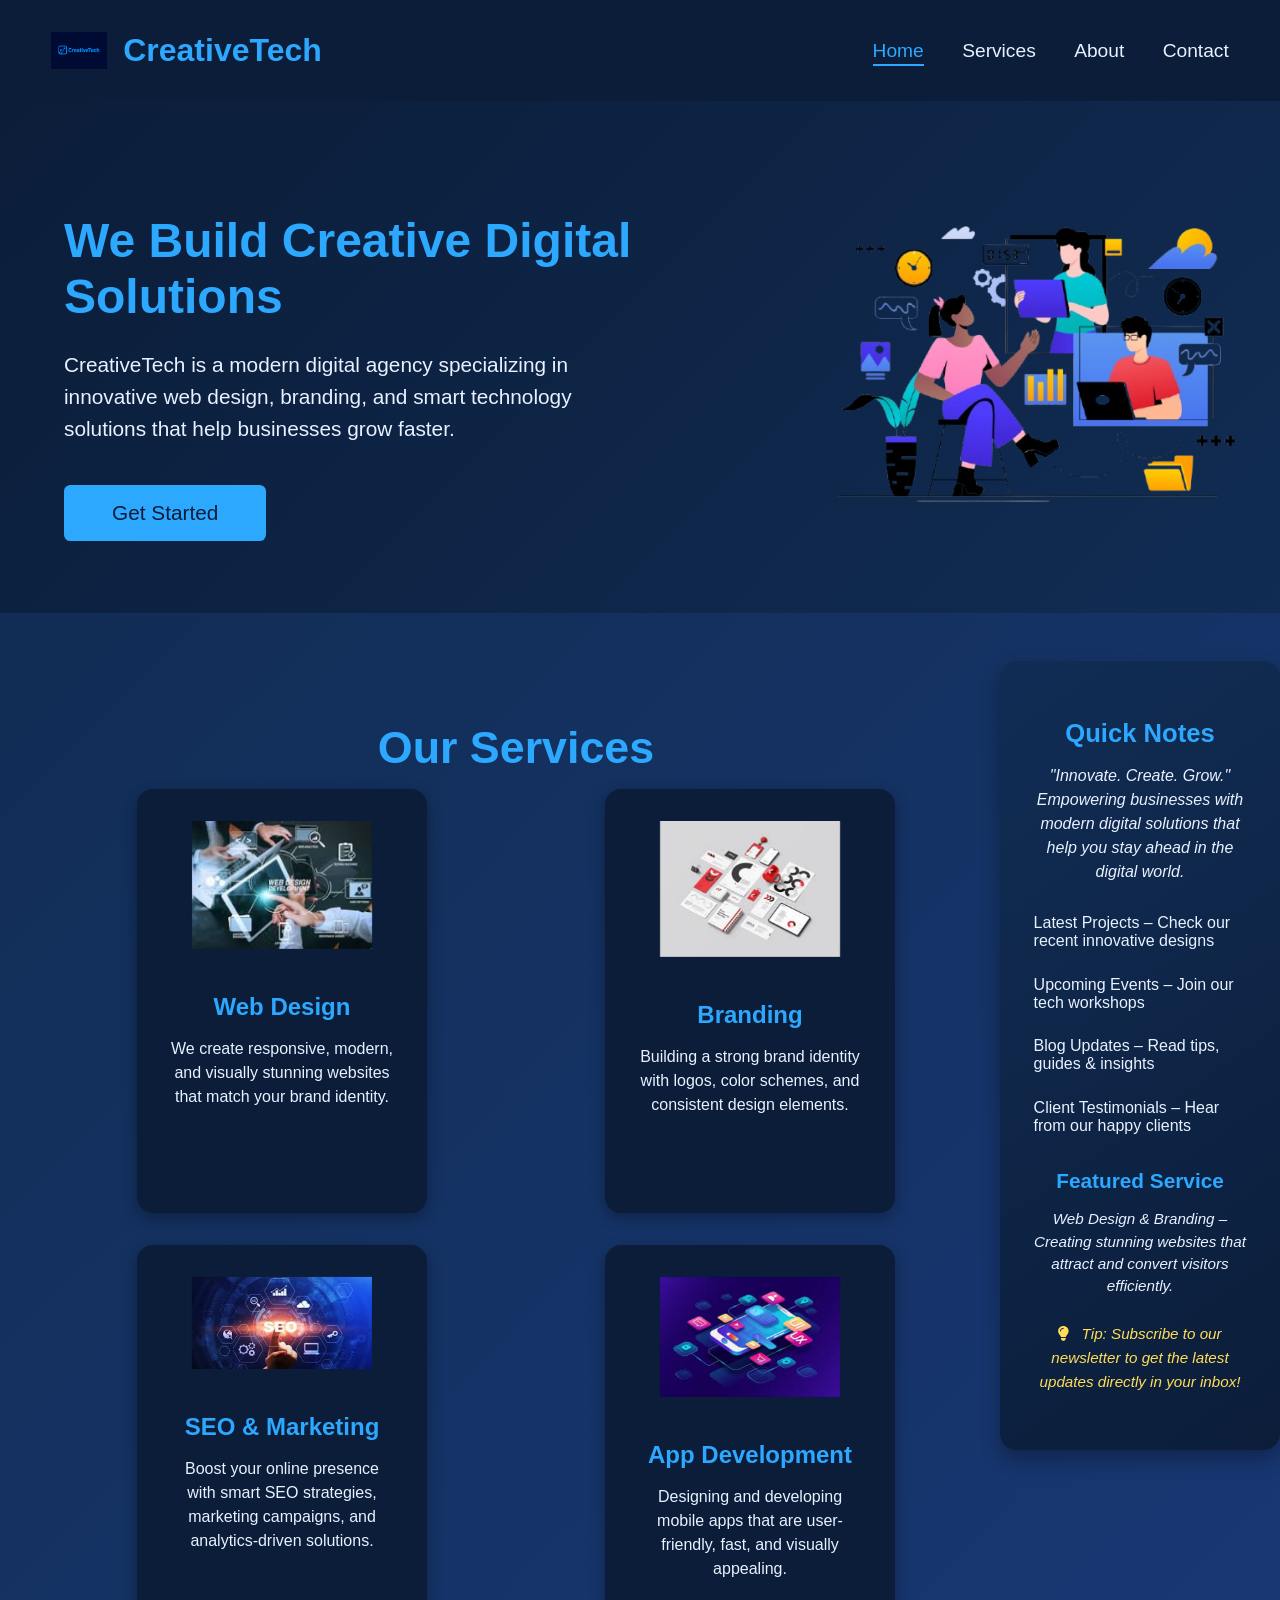
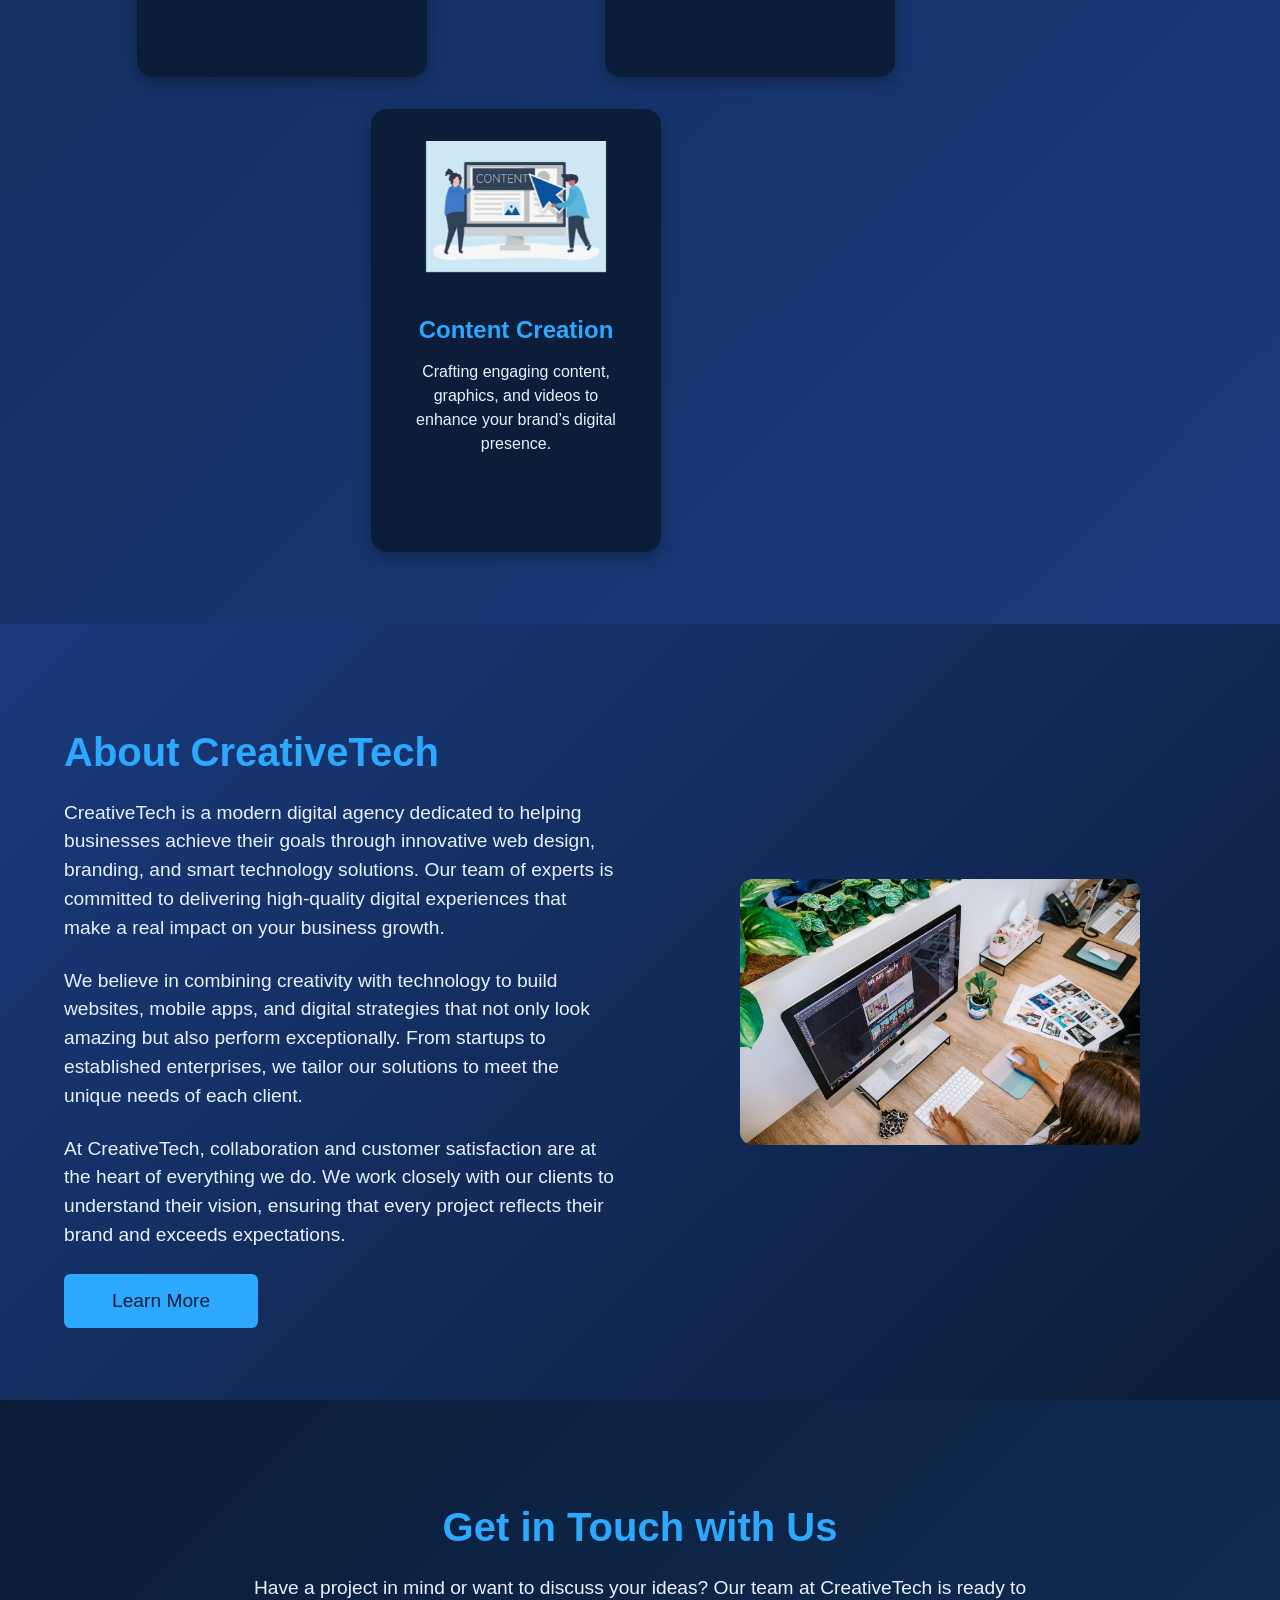
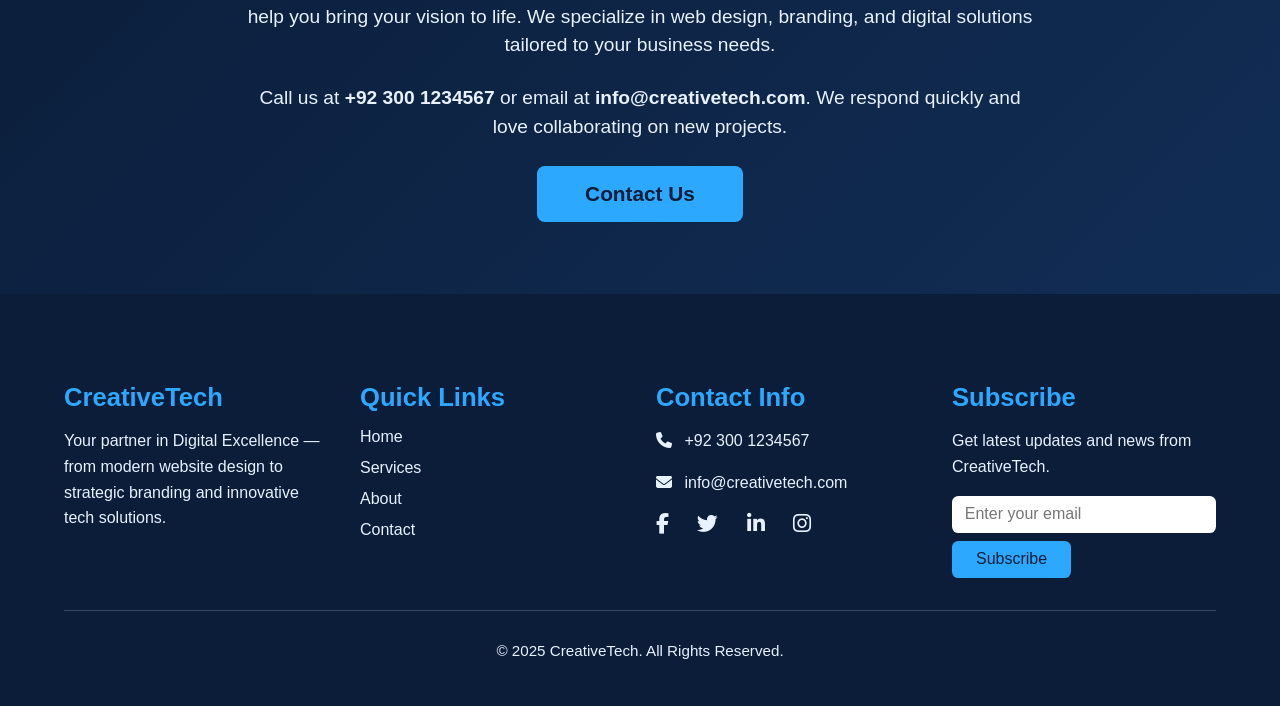
<file: index.html>
<!DOCTYPE html>
<html lang="en">
<head>
    <meta charset="UTF-8">
    <meta name="viewport" content="width=device-width, initial-scale=1.0">
    <title>CreativeTech-Homepage</title>
    <link rel="stylesheet" href="styles/style.css">
    <link rel="stylesheet" href="https://cdnjs.cloudflare.com/ajax/libs/font-awesome/6.4.0/css/all.min.css">

</head>
<body>
   <header class="navbar">
    <div class="brand">
        <img src="images/logo.png" alt="CreativeTech Logo">
        <span>CreativeTech</span>
    </div>

    <nav class="menu">
        <a href="index.html" class="active">Home</a>
        <a href="services.html">Services</a>
        <a href="about.html">About</a>
        <a href="contact.html">Contact</a>
    </nav>
</header>
<main>
    <section class="home-hero">
    <div class="home-hero-text">
        <h2>We Build Creative Digital Solutions</h2>
        <p>
            CreativeTech is a modern digital agency specializing in innovative 
            web design, branding, and smart technology solutions that help businesses grow faster.
        </p>
        <a href="services.html" class="home-hero-btn">Get Started</a>
    </div>

    <div class="home-hero-image">
        <img src="images/Home.png" alt="Digital Agency Illustration">
    </div>
</section>
<aside class="home-sidebar">
    <div class="sidebar-card">
        <h3>Quick Notes</h3>
        <p>"Innovate. Create. Grow." <br>Empowering businesses with modern digital solutions that help you stay ahead in the digital world.</p>
        
        <ul>
            <li><a href="#">Latest Projects – Check our recent innovative designs</a></li>
            <li><a href="#">Upcoming Events – Join our tech workshops</a></li>
            <li><a href="#">Blog Updates – Read tips, guides & insights</a></li>
            <li><a href="#">Client Testimonials – Hear from our happy clients</a></li>
        </ul>

        <div class="sidebar-feature">
            <h4>Featured Service</h4>
            <p>Web Design & Branding – Creating stunning websites that attract and convert visitors efficiently.</p>
        </div>

        <p class="sidebar-tip"><i class="fas fa-lightbulb"></i> Tip: Subscribe to our newsletter to get the latest updates directly in your inbox!</p>
    </div>
</aside>


<section class="services-overview">
    <h2>Our Services</h2>
    <div class="service-cards">
        <div class="service-card">
            <img src="images/web-design.jpg" alt="Web Design">
            <h3>Web Design</h3>
            <p>We create responsive, modern, and visually stunning websites that match your brand identity.</p>
        </div>
        <div class="service-card">
            <img src="images/branding.jpg" alt="Branding">
            <h3>Branding</h3>
            <p>Building a strong brand identity with logos, color schemes, and consistent design elements.</p>
        </div>
        <div class="service-card">
            <img src="images/SEO.jpg" alt="SEO & Marketing">
            <h3>SEO & Marketing</h3>
            <p>Boost your online presence with smart SEO strategies, marketing campaigns, and analytics-driven solutions.</p>
        </div>
        <div class="service-card">
            <img src="images/App-Dev.jpg" alt="App Development">
            <h3>App Development</h3>
            <p>Designing and developing mobile apps that are user-friendly, fast, and visually appealing.</p>
        </div>
        <div class="service-card">
            <img src="images/Content-Creation.jpg" alt="Content Creation">
            <h3>Content Creation</h3>
            <p>Crafting engaging content, graphics, and videos to enhance your brand’s digital presence.</p>
        </div>
    </div>
</section>
<section class="home-about">
    <div class="about-content">
        <h2>About CreativeTech</h2>
        <p>
            CreativeTech is a modern digital agency dedicated to helping businesses achieve 
            their goals through innovative web design, branding, and smart technology solutions. 
            Our team of experts is committed to delivering high-quality digital experiences 
            that make a real impact on your business growth.
        </p>
        <p>
            We believe in combining creativity with technology to build websites, mobile apps, 
            and digital strategies that not only look amazing but also perform exceptionally. 
            From startups to established enterprises, we tailor our solutions to meet the unique 
            needs of each client.
        </p>
        <p>
            At CreativeTech, collaboration and customer satisfaction are at the heart of everything we do. 
            We work closely with our clients to understand their vision, ensuring that every project 
            reflects their brand and exceeds expectations. 
        </p>
        <a href="about.html" class="about-btn">Learn More</a>
    </div>
    <div class="about-image">
        <img src="images/Home-About.jpg" alt="About CreativeTech">
    </div>
</section>
<section class="home-contact">
    <div class="contact-content">
        <h2>Get in Touch with Us</h2>
        <p>
            Have a project in mind or want to discuss your ideas? 
            Our team at CreativeTech is ready to help you bring your vision to life. 
            We specialize in web design, branding, and digital solutions tailored to your business needs.
        </p>
        <p>
            Call us at <strong>+92 300 1234567</strong> or email at 
            <strong>info@creativetech.com</strong>. We respond quickly and love collaborating on new projects.
        </p>
        <a href="contact.html" class="contact-btn">Contact Us</a>
    </div>
</section>


</main>
<footer class="site-footer">
    <div class="footer-container">
        <div class="footer-section footer-about">
            <h3>CreativeTech</h3>
            <p>Your partner in Digital Excellence — from modern website design to strategic branding and innovative tech solutions.</p>
        </div>
        <div class="footer-section footer-links">
            <h3>Quick Links</h3>
            <ul>
                <li><a href="index.html">Home</a></li>
                <li><a href="services.html">Services</a></li>
                <li><a href="about.html">About</a></li>
                <li><a href="contact.html">Contact</a></li>
            </ul>
        </div>
        <div class="footer-section footer-contact">
            <h3>Contact Info</h3>
            <p><i class="fas fa-phone"></i> +92 300 1234567</p>
            <p><i class="fas fa-envelope"></i> info@creativetech.com</p>
            <div class="footer-social">
                <a href="#"><i class="fab fa-facebook-f"></i></a>
                <a href="#"><i class="fab fa-twitter"></i></a>
                <a href="#"><i class="fab fa-linkedin-in"></i></a>
                <a href="#"><i class="fab fa-instagram"></i></a>
            </div>
        </div>
        <div class="footer-section footer-subscribe">
            <h3>Subscribe</h3>
            <p>Get latest updates and news from CreativeTech.</p>
            <form class="subscribe-form">
                <input type="email" placeholder="Enter your email" required>
                <button type="submit">Subscribe</button>
            </form>
        </div>
    </div>
    <div class="footer-bottom">
        <p>&copy; 2025 CreativeTech. All Rights Reserved.</p>
    </div>
</footer>

</body>
</html>
</file>
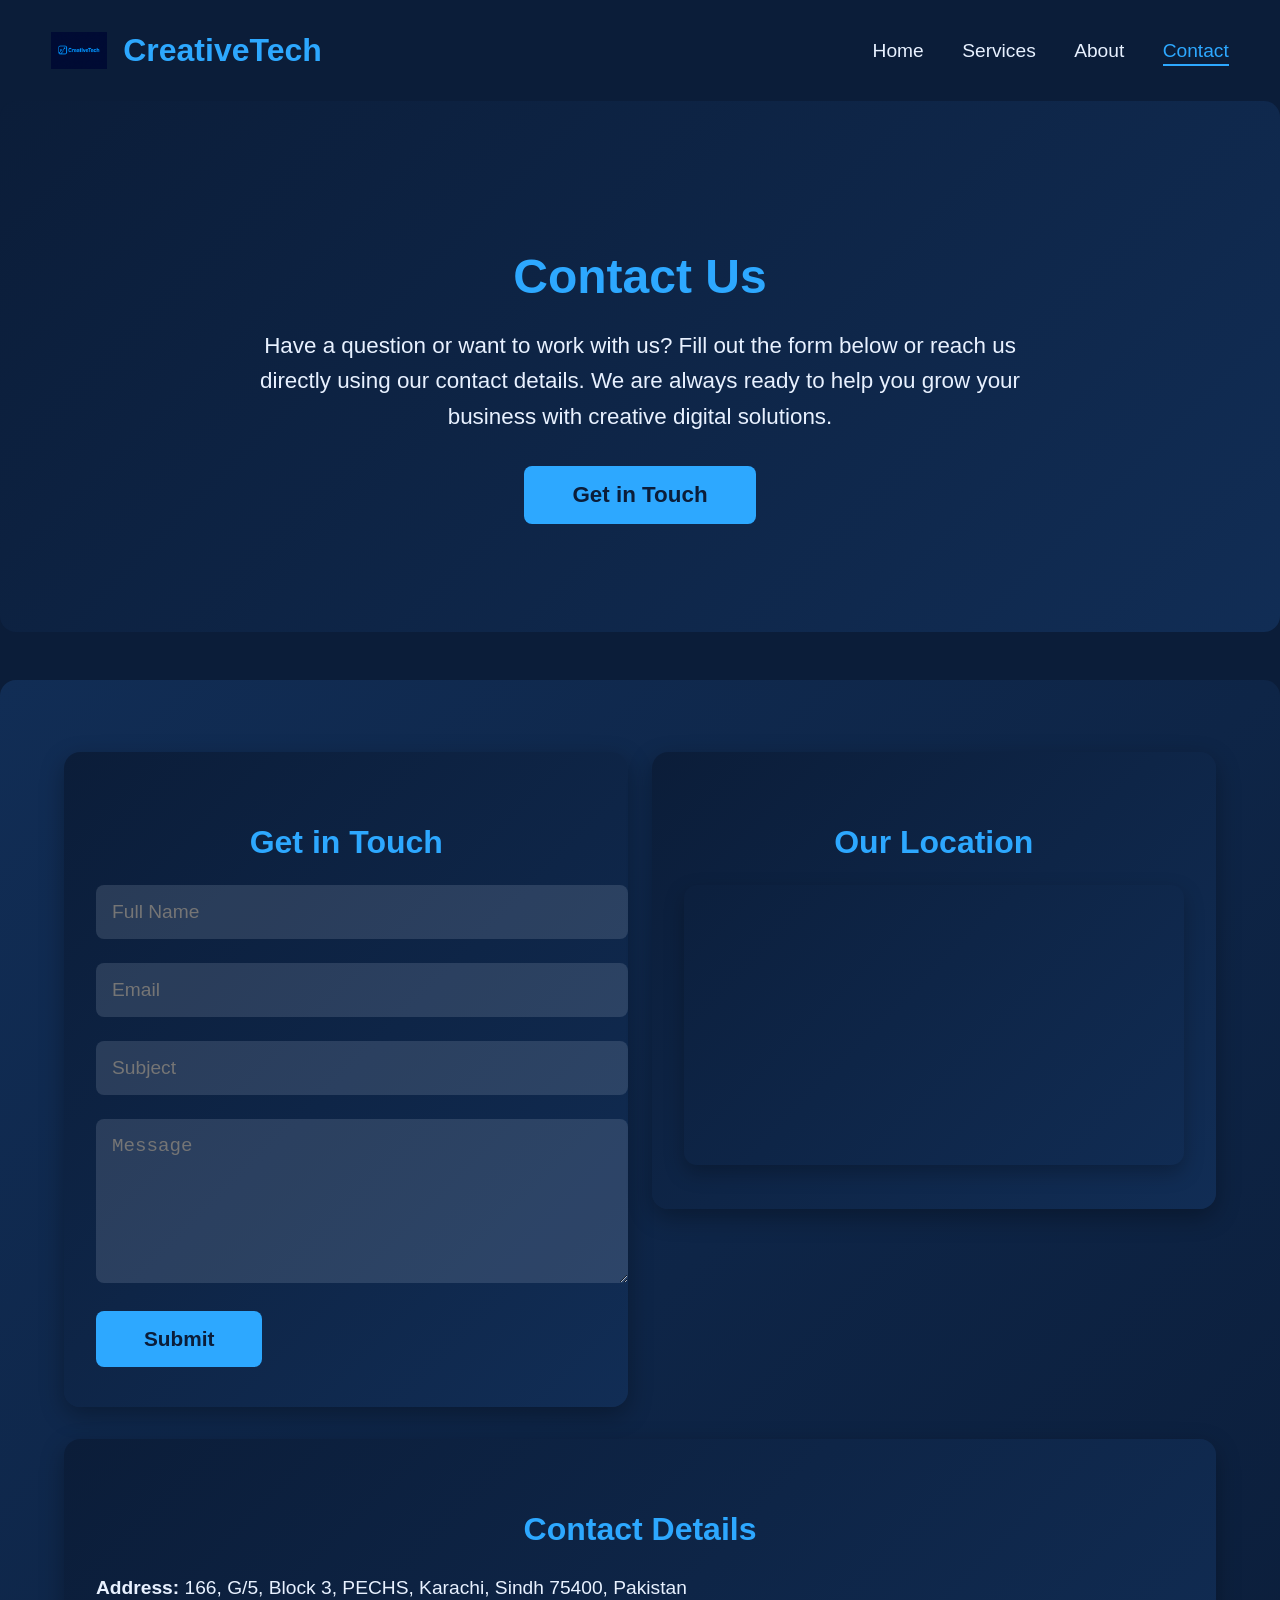
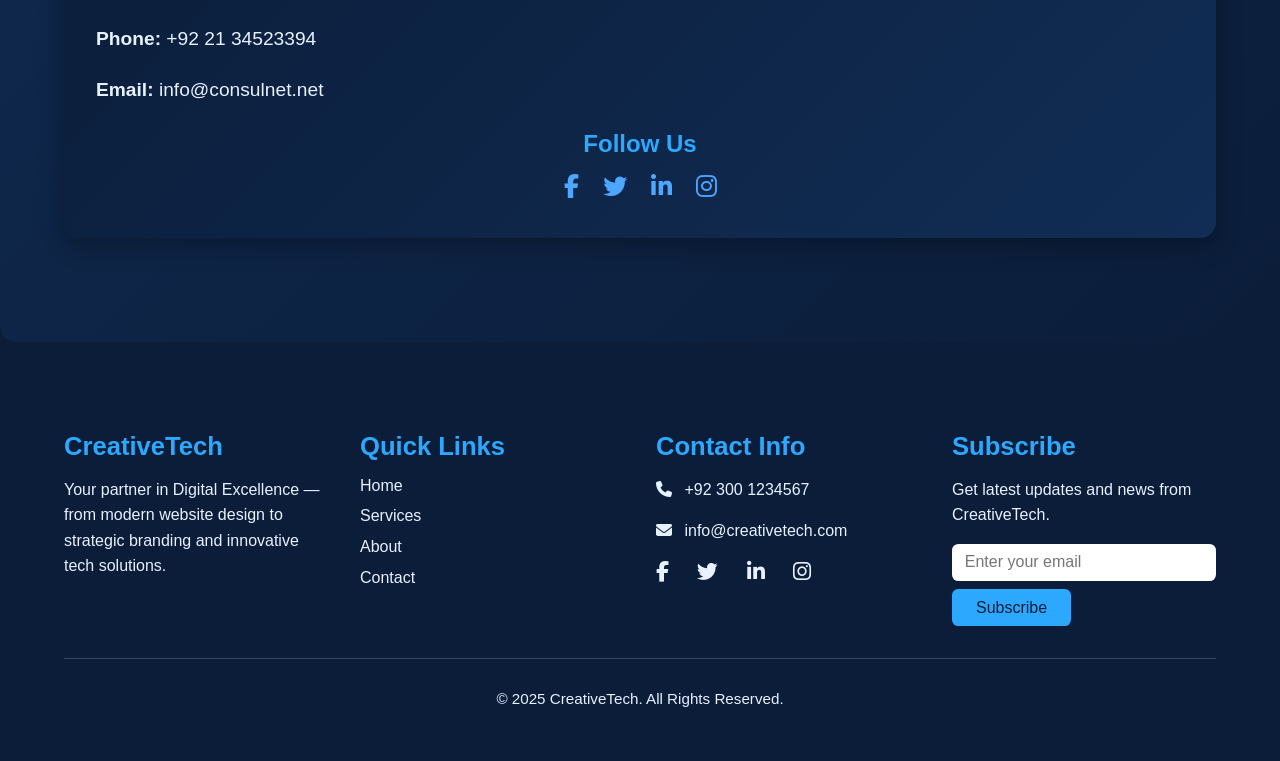
<file: Contact.html>
<!DOCTYPE html>
<html lang="en">
<head>
    <meta charset="UTF-8">
    <meta name="viewport" content="width=device-width, initial-scale=1.0">
    <title>CreativeTech-Contact</title>
    <link rel="stylesheet" href="styles/style.css">
    <link rel="stylesheet" href="https://cdnjs.cloudflare.com/ajax/libs/font-awesome/6.4.0/css/all.min.css">

</head>
<body>
     <header class="navbar">
    <div class="brand">
        <img src="images/logo.png" alt="CreativeTech Logo">
        <span>CreativeTech</span>
    </div>

    <nav class="menu">
        <a href="index.html" >Home</a>
        <a href="services.html">Services</a>
        <a href="about.html">About</a>
        <a href="contact.html" class="active">Contact</a>
    </nav>
</header>
<main> 
    <section class="contact-hero">
    <h2>Contact Us</h2>
    <p>Have a question or want to work with us? Fill out the form below or reach us directly using our contact details. We are always ready to help you grow your business with creative digital solutions.</p>
    <a href="#contact-form" class="contact-hero-btn">Get in Touch</a>
</section>
<section class="contact-section">
    <div class="contact-container">

        <!-- Contact Form Card -->
        <div class="contact-card contact-form-card">
            <h3>Get in Touch</h3>
            <form class="contact-form">
                <input type="text" placeholder="Full Name" required>
                <input type="email" placeholder="Email" required>
                <input type="text" placeholder="Subject" required>
                <textarea placeholder="Message" rows="6" required></textarea>
                <button type="submit" class="contact-btn">Submit</button>
            </form>
        </div>

        <!-- Google Map Card -->
        <div class="contact-card map-card">
            <h3>Our Location</h3>
            <div class="map-embed">
                <iframe
                    src="https://www.google.com/maps/embed?pb=!1m18!1m12!1m3!1d3620.5431027847396!2d67.07609987597786!3d24.855584184059746!2m3!1f0!2f0!3f0!3m2!1i1024!2i768!4f13.1!3m3!1m2!1s0x3eb33ed4fa666bbb%3A0x67143d3a68124c5b!2sConsulNet%20Corporation!5e0!3m2!1sen!2s!4v1700000000000!5m2!1sen!2s"
                    width="100%" height="280" style="border:0;" allowfullscreen loading="lazy"></iframe>
            </div>
        </div>

        <!-- Contact Details / Social Card -->
        <div class="contact-card contact-info-card">
            <h3>Contact Details</h3>
            <p><strong>Address:</strong> 166, G/5, Block 3, PECHS, Karachi, Sindh 75400, Pakistan</p>
            <p><strong>Phone:</strong> +92 21 34523394</p>
            <p><strong>Email:</strong> info@consulnet.net</p>
            <h4>Follow Us</h4>
            <div class="social-icons">
                <i class="fab fa-facebook-f"></i>
                <i class="fab fa-twitter"></i>
                <i class="fab fa-linkedin-in"></i>
                <i class="fab fa-instagram"></i>
            </div>
        </div>

    </div>
</section>

</main>
<footer class="site-footer">
    <div class="footer-container">
        <div class="footer-section footer-about">
            <h3>CreativeTech</h3>
            <p>Your partner in Digital Excellence — from modern website design to strategic branding and innovative tech solutions.</p>
        </div>
        <div class="footer-section footer-links">
            <h3>Quick Links</h3>
            <ul>
                <li><a href="index.html">Home</a></li>
                <li><a href="services.html">Services</a></li>
                <li><a href="about.html">About</a></li>
                <li><a href="contact.html">Contact</a></li>
            </ul>
        </div>
        <div class="footer-section footer-contact">
            <h3>Contact Info</h3>
            <p><i class="fas fa-phone"></i> +92 300 1234567</p>
            <p><i class="fas fa-envelope"></i> info@creativetech.com</p>
            <div class="footer-social">
                <a href="#"><i class="fab fa-facebook-f"></i></a>
                <a href="#"><i class="fab fa-twitter"></i></a>
                <a href="#"><i class="fab fa-linkedin-in"></i></a>
                <a href="#"><i class="fab fa-instagram"></i></a>
            </div>
        </div>
        <div class="footer-section footer-subscribe">
            <h3>Subscribe</h3>
            <p>Get latest updates and news from CreativeTech.</p>
            <form class="subscribe-form">
                <input type="email" placeholder="Enter your email" required>
                <button type="submit">Subscribe</button>
            </form>
        </div>
    </div>
    <div class="footer-bottom">
        <p>&copy; 2025 CreativeTech. All Rights Reserved.</p>
    </div>
</footer>

</body>
</html>
</file>
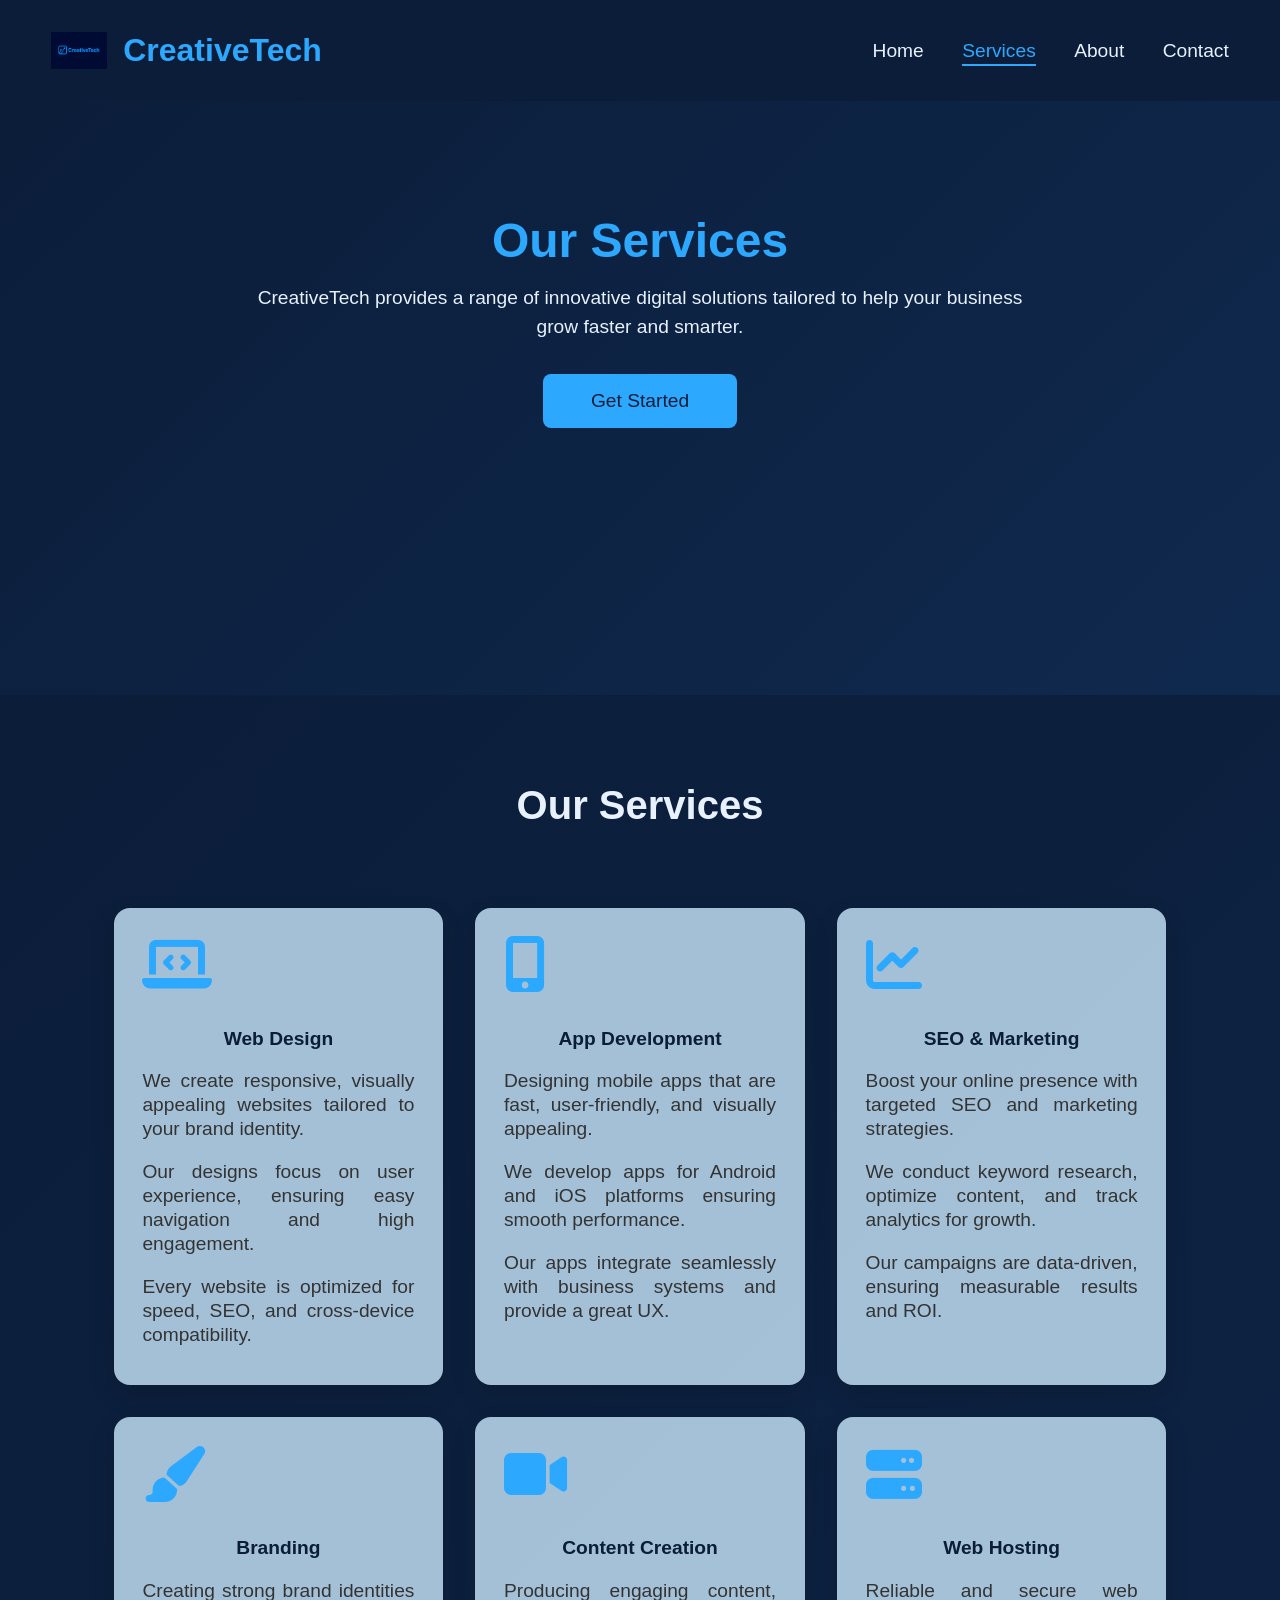
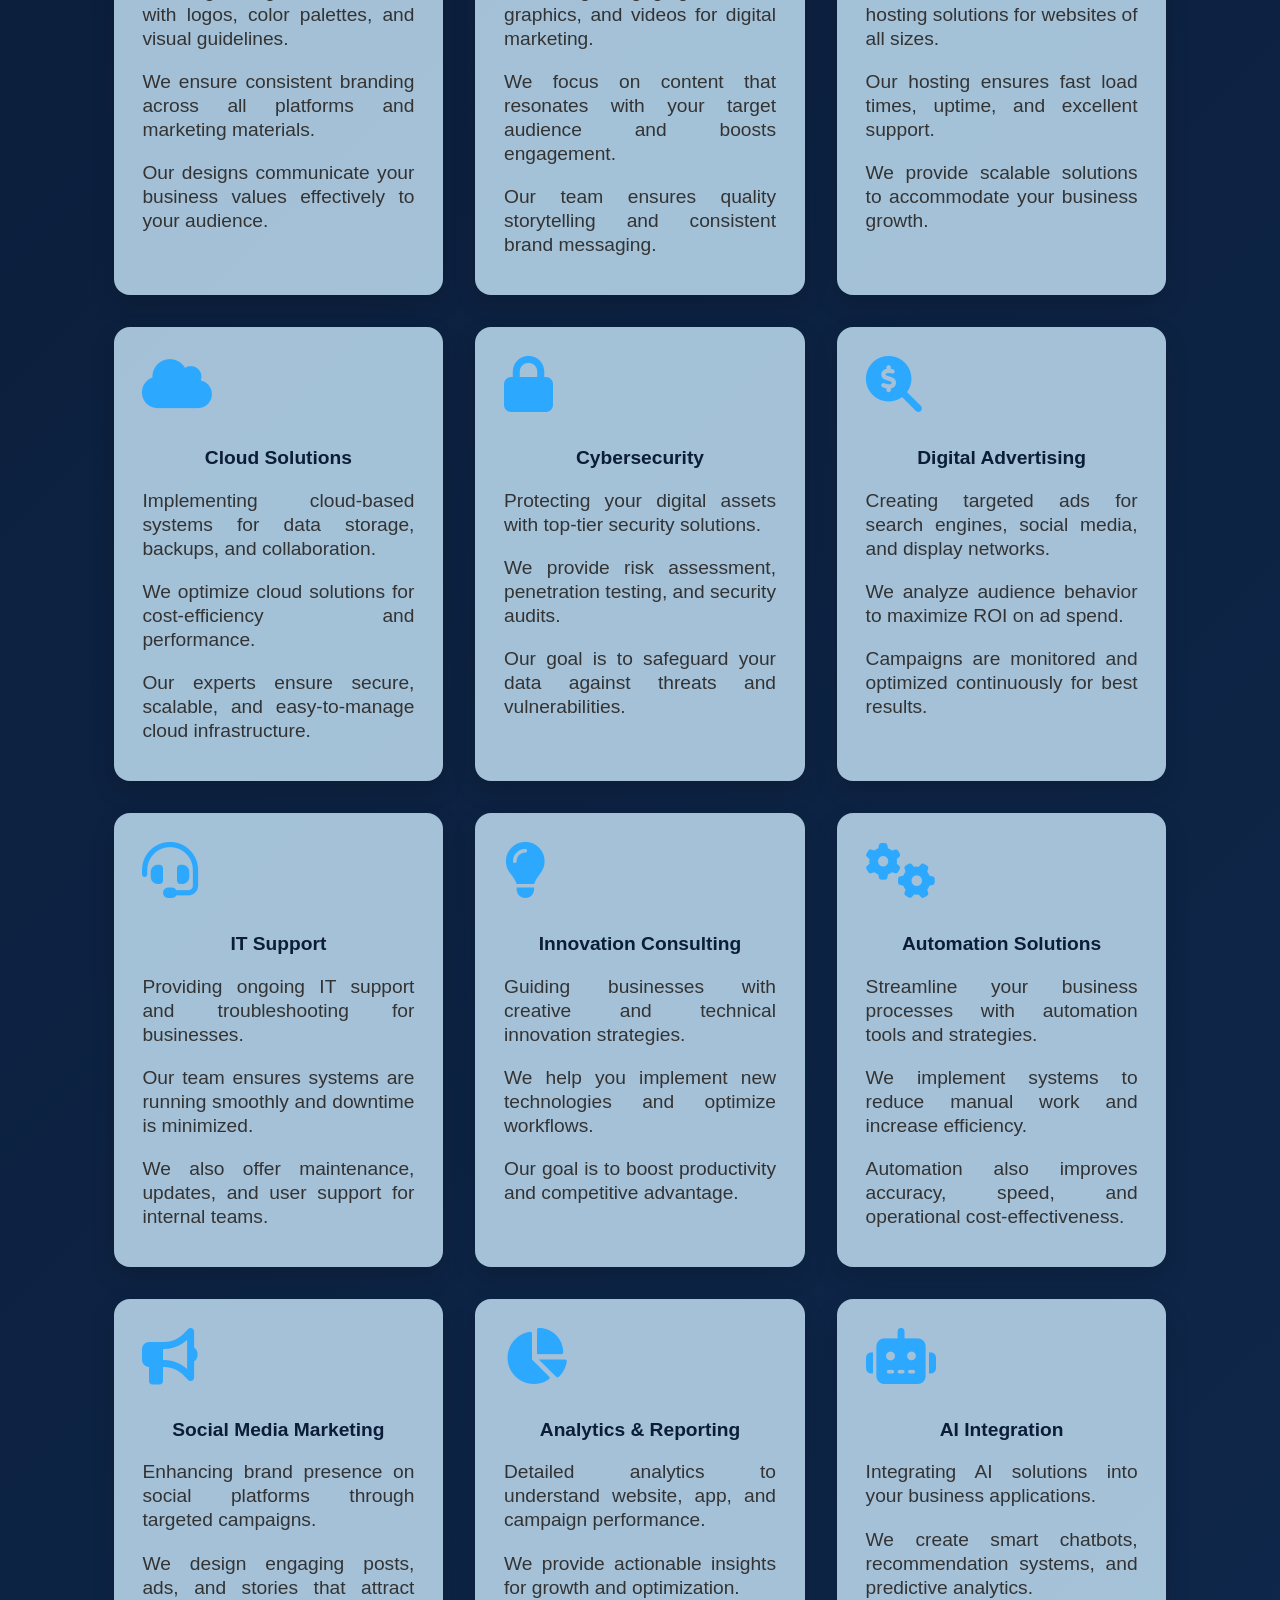
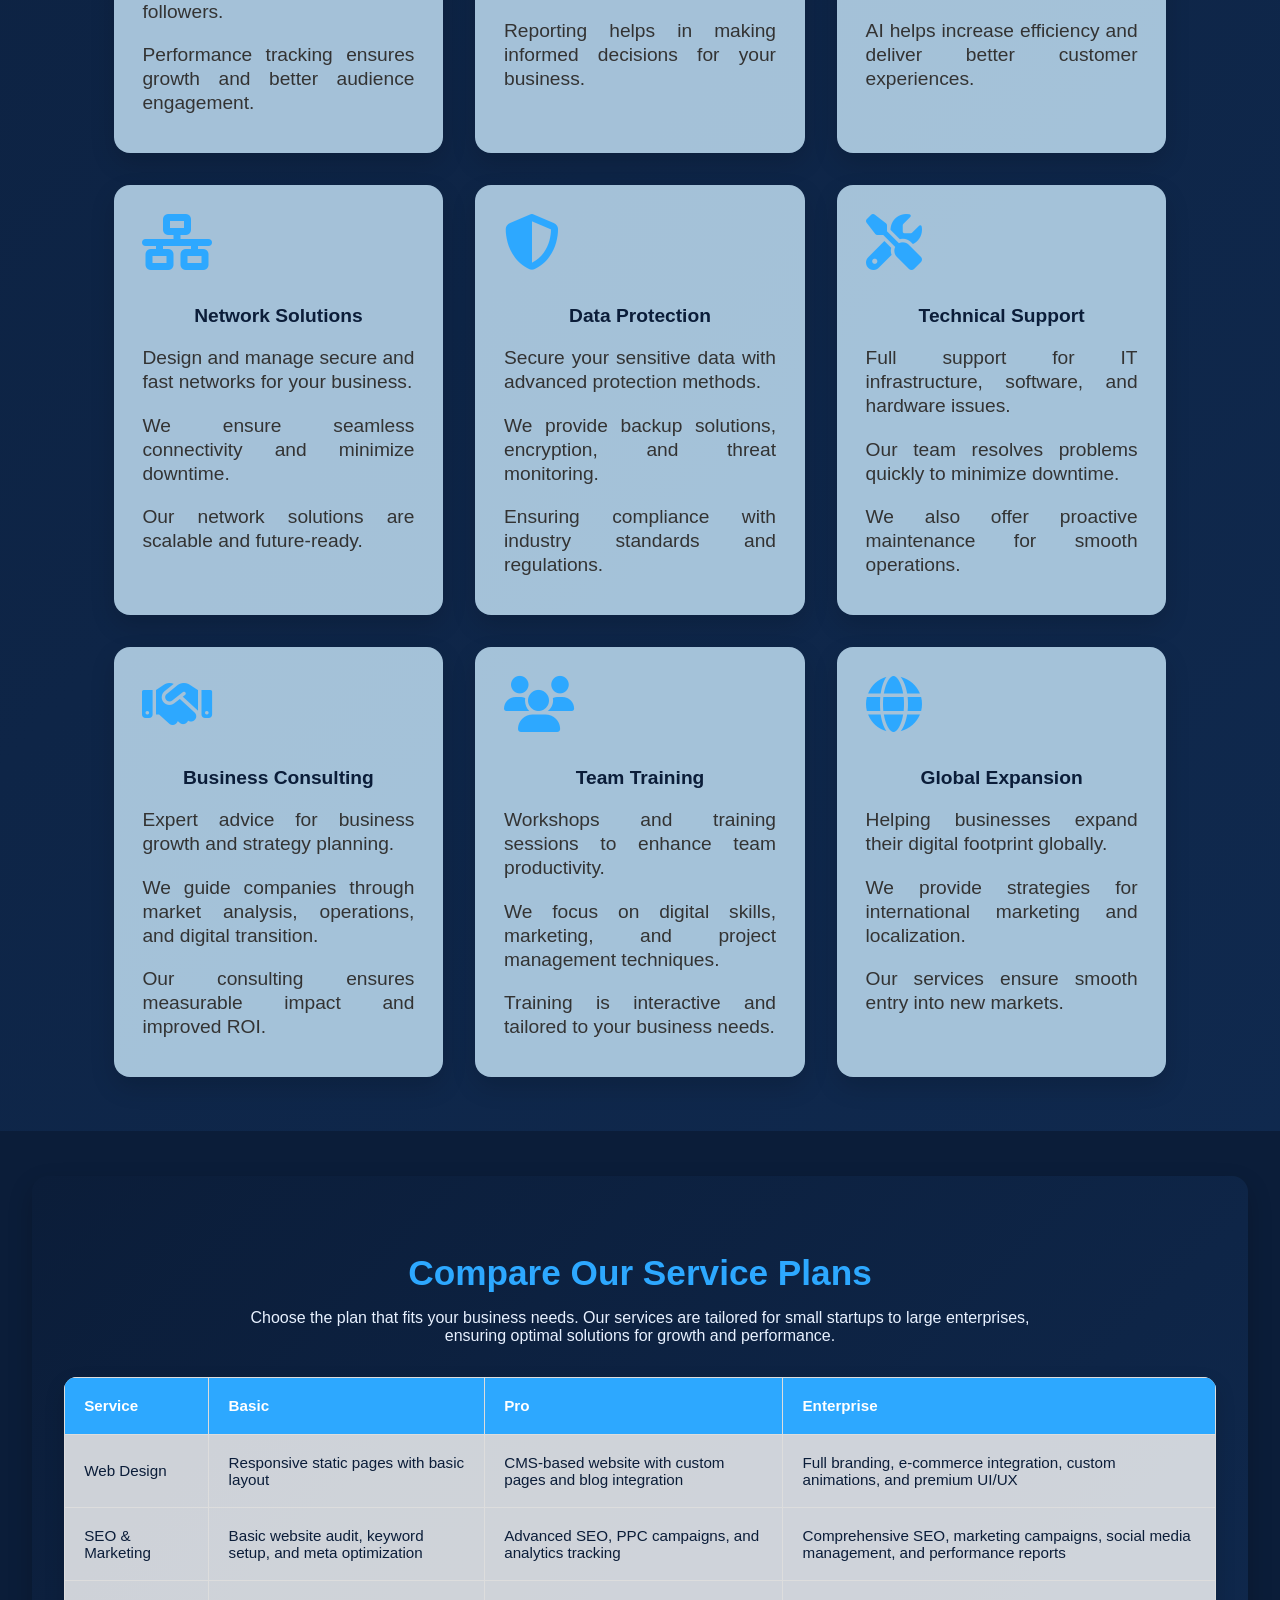
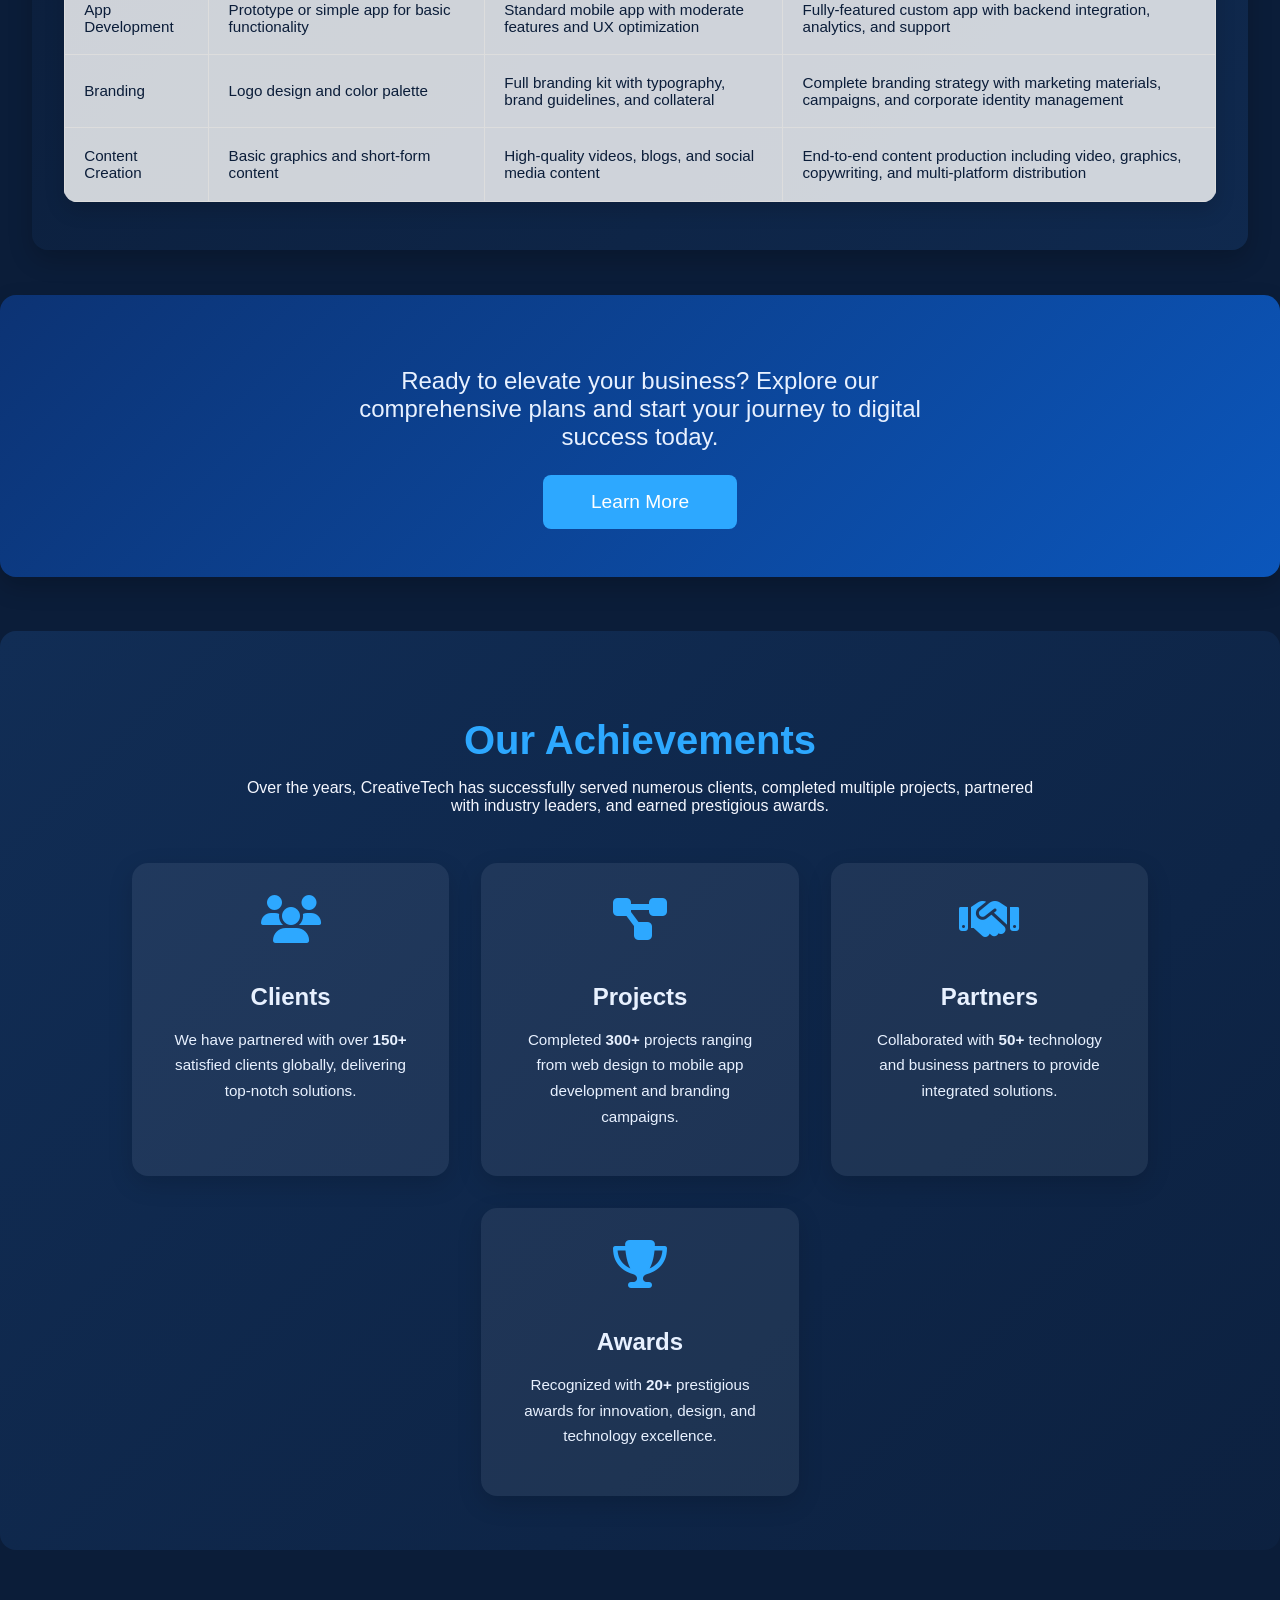
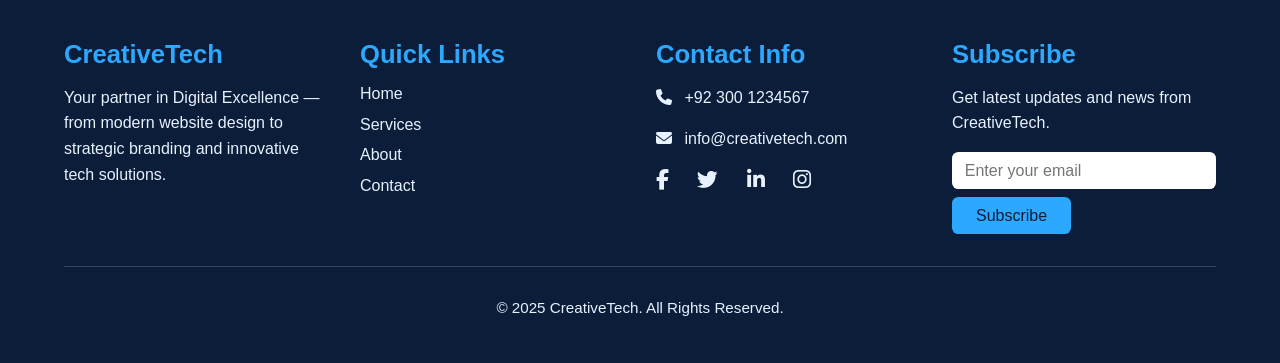
<file: Services.html>
<!DOCTYPE html>
<html lang="en">
<head>
    <meta charset="UTF-8">
    <meta name="viewport" content="width=device-width, initial-scale=1.0">
    <title>CreativeTech-Services</title>
    <link rel="stylesheet" href="styles/style.css">
    <link rel="stylesheet" href="https://cdnjs.cloudflare.com/ajax/libs/font-awesome/6.4.0/css/all.min.css">

</head>
<body>
     <header class="navbar">
    <div class="brand">
        <img src="images/logo.png" alt="CreativeTech Logo">
        <span>CreativeTech</span>
    </div>

    <nav class="menu">
        <a href="index.html" >Home</a>
        <a href="services.html" class="active">Services</a>
        <a href="about.html">About</a>
        <a href="contact.html">Contact</a>
    </nav>
</header>
<main>
<section class="services-page-hero">
    <h1>Our Services</h1>
    <p>CreativeTech provides a range of innovative digital solutions tailored to help your business grow faster and smarter.</p>
    <a href="contact.html" class="hero-btn">Get Started</a>
</section>
<section class="detailed-services">
    <h2>Our Services</h2>

    <div class="service-detail">
        <i class="fas fa-laptop-code service-icon"></i>
        <h3>Web Design</h3>
        <p>We create responsive, visually appealing websites tailored to your brand identity.</p>
        <p>Our designs focus on user experience, ensuring easy navigation and high engagement.</p>
        <p>Every website is optimized for speed, SEO, and cross-device compatibility.</p>
    </div>

    <div class="service-detail">
        <i class="fas fa-mobile-alt service-icon"></i>
        <h3>App Development</h3>
        <p>Designing mobile apps that are fast, user-friendly, and visually appealing.</p>
        <p>We develop apps for Android and iOS platforms ensuring smooth performance.</p>
        <p>Our apps integrate seamlessly with business systems and provide a great UX.</p>
    </div>

    <div class="service-detail">
        <i class="fas fa-chart-line service-icon"></i>
        <h3>SEO & Marketing</h3>
        <p>Boost your online presence with targeted SEO and marketing strategies.</p>
        <p>We conduct keyword research, optimize content, and track analytics for growth.</p>
        <p>Our campaigns are data-driven, ensuring measurable results and ROI.</p>
    </div>

    <div class="service-detail">
        <i class="fas fa-paint-brush service-icon"></i>
        <h3>Branding</h3>
        <p>Creating strong brand identities with logos, color palettes, and visual guidelines.</p>
        <p>We ensure consistent branding across all platforms and marketing materials.</p>
        <p>Our designs communicate your business values effectively to your audience.</p>
    </div>

    <div class="service-detail">
        <i class="fas fa-video service-icon"></i>
        <h3>Content Creation</h3>
        <p>Producing engaging content, graphics, and videos for digital marketing.</p>
        <p>We focus on content that resonates with your target audience and boosts engagement.</p>
        <p>Our team ensures quality storytelling and consistent brand messaging.</p>
    </div>

    <div class="service-detail">
        <i class="fas fa-server service-icon"></i>
        <h3>Web Hosting</h3>
        <p>Reliable and secure web hosting solutions for websites of all sizes.</p>
        <p>Our hosting ensures fast load times, uptime, and excellent support.</p>
        <p>We provide scalable solutions to accommodate your business growth.</p>
    </div>

    <div class="service-detail">
        <i class="fas fa-cloud service-icon"></i>
        <h3>Cloud Solutions</h3>
        <p>Implementing cloud-based systems for data storage, backups, and collaboration.</p>
        <p>We optimize cloud solutions for cost-efficiency and performance.</p>
        <p>Our experts ensure secure, scalable, and easy-to-manage cloud infrastructure.</p>
    </div>

    <div class="service-detail">
        <i class="fas fa-lock service-icon"></i>
        <h3>Cybersecurity</h3>
        <p>Protecting your digital assets with top-tier security solutions.</p>
        <p>We provide risk assessment, penetration testing, and security audits.</p>
        <p>Our goal is to safeguard your data against threats and vulnerabilities.</p>
    </div>

    <div class="service-detail">
        <i class="fas fa-search-dollar service-icon"></i>
        <h3>Digital Advertising</h3>
        <p>Creating targeted ads for search engines, social media, and display networks.</p>
        <p>We analyze audience behavior to maximize ROI on ad spend.</p>
        <p>Campaigns are monitored and optimized continuously for best results.</p>
    </div>

    <div class="service-detail">
        <i class="fas fa-headset service-icon"></i>
        <h3>IT Support</h3>
        <p>Providing ongoing IT support and troubleshooting for businesses.</p>
        <p>Our team ensures systems are running smoothly and downtime is minimized.</p>
        <p>We also offer maintenance, updates, and user support for internal teams.</p>
    </div>

    <div class="service-detail">
        <i class="fas fa-lightbulb service-icon"></i>
        <h3>Innovation Consulting</h3>
        <p>Guiding businesses with creative and technical innovation strategies.</p>
        <p>We help you implement new technologies and optimize workflows.</p>
        <p>Our goal is to boost productivity and competitive advantage.</p>
    </div>

    <div class="service-detail">
        <i class="fas fa-cogs service-icon"></i>
        <h3>Automation Solutions</h3>
        <p>Streamline your business processes with automation tools and strategies.</p>
        <p>We implement systems to reduce manual work and increase efficiency.</p>
        <p>Automation also improves accuracy, speed, and operational cost-effectiveness.</p>
    </div>

    <div class="service-detail">
        <i class="fas fa-bullhorn service-icon"></i>
        <h3>Social Media Marketing</h3>
        <p>Enhancing brand presence on social platforms through targeted campaigns.</p>
        <p>We design engaging posts, ads, and stories that attract followers.</p>
        <p>Performance tracking ensures growth and better audience engagement.</p>
    </div>

    <div class="service-detail">
        <i class="fas fa-chart-pie service-icon"></i>
        <h3>Analytics & Reporting</h3>
        <p>Detailed analytics to understand website, app, and campaign performance.</p>
        <p>We provide actionable insights for growth and optimization.</p>
        <p>Reporting helps in making informed decisions for your business.</p>
    </div>

    <div class="service-detail">
        <i class="fas fa-robot service-icon"></i>
        <h3>AI Integration</h3>
        <p>Integrating AI solutions into your business applications.</p>
        <p>We create smart chatbots, recommendation systems, and predictive analytics.</p>
        <p>AI helps increase efficiency and deliver better customer experiences.</p>
    </div>

    <div class="service-detail">
        <i class="fas fa-network-wired service-icon"></i>
        <h3>Network Solutions</h3>
        <p>Design and manage secure and fast networks for your business.</p>
        <p>We ensure seamless connectivity and minimize downtime.</p>
        <p>Our network solutions are scalable and future-ready.</p>
    </div>

    <div class="service-detail">
        <i class="fas fa-shield-alt service-icon"></i>
        <h3>Data Protection</h3>
        <p>Secure your sensitive data with advanced protection methods.</p>
        <p>We provide backup solutions, encryption, and threat monitoring.</p>
        <p>Ensuring compliance with industry standards and regulations.</p>
    </div>

    <div class="service-detail">
        <i class="fas fa-tools service-icon"></i>
        <h3>Technical Support</h3>
        <p>Full support for IT infrastructure, software, and hardware issues.</p>
        <p>Our team resolves problems quickly to minimize downtime.</p>
        <p>We also offer proactive maintenance for smooth operations.</p>
    </div>

    <div class="service-detail">
        <i class="fas fa-handshake service-icon"></i>
        <h3>Business Consulting</h3>
        <p>Expert advice for business growth and strategy planning.</p>
        <p>We guide companies through market analysis, operations, and digital transition.</p>
        <p>Our consulting ensures measurable impact and improved ROI.</p>
    </div>

    <div class="service-detail">
        <i class="fas fa-users service-icon"></i>
        <h3>Team Training</h3>
        <p>Workshops and training sessions to enhance team productivity.</p>
        <p>We focus on digital skills, marketing, and project management techniques.</p>
        <p>Training is interactive and tailored to your business needs.</p>
    </div>

    <div class="service-detail">
        <i class="fas fa-globe service-icon"></i>
        <h3>Global Expansion</h3>
        <p>Helping businesses expand their digital footprint globally.</p>
        <p>We provide strategies for international marketing and localization.</p>
        <p>Our services ensure smooth entry into new markets.</p>
    </div>
</section>
<section class="services-table">
    <h2>Compare Our Service Plans</h2>
    <p class="table-intro">
        Choose the plan that fits your business needs. Our services are tailored for small startups to large enterprises, ensuring optimal solutions for growth and performance.
    </p>
    <table>
        <thead>
            <tr>
                <th>Service</th>
                <th>Basic</th>
                <th>Pro</th>
                <th>Enterprise</th>
            </tr>
        </thead>
        <tbody>
            <tr>
                <td>Web Design</td>
                <td>Responsive static pages with basic layout</td>
                <td>CMS-based website with custom pages and blog integration</td>
                <td>Full branding, e-commerce integration, custom animations, and premium UI/UX</td>
            </tr>
            <tr>
                <td>SEO & Marketing</td>
                <td>Basic website audit, keyword setup, and meta optimization</td>
                <td>Advanced SEO, PPC campaigns, and analytics tracking</td>
                <td>Comprehensive SEO, marketing campaigns, social media management, and performance reports</td>
            </tr>
            <tr>
                <td>App Development</td>
                <td>Prototype or simple app for basic functionality</td>
                <td>Standard mobile app with moderate features and UX optimization</td>
                <td>Fully-featured custom app with backend integration, analytics, and support</td>
            </tr>
            <tr>
                <td>Branding</td>
                <td>Logo design and color palette</td>
                <td>Full branding kit with typography, brand guidelines, and collateral</td>
                <td>Complete branding strategy with marketing materials, campaigns, and corporate identity management</td>
            </tr>
            <tr>
                <td>Content Creation</td>
                <td>Basic graphics and short-form content</td>
                <td>High-quality videos, blogs, and social media content</td>
                <td>End-to-end content production including video, graphics, copywriting, and multi-platform distribution</td>
            </tr>
        </tbody>
    </table>
</section>

<section class="learn-more">
    <p class="btn-intro">
        Ready to elevate your business? Explore our comprehensive plans and start your journey to digital success today.
    </p>
    <a href="contact.html" class="learn-more-btn">Learn More</a>
</section>
<section class="achievements">
    <h2>Our Achievements</h2>
    <p class="achievements-intro">
        Over the years, CreativeTech has successfully served numerous clients, completed multiple projects, partnered with industry leaders, and earned prestigious awards.
    </p>

    <div class="achievement-cards">
        <div class="achievement-card">
            <i class="fas fa-users achievement-icon"></i>
            <h3>Clients</h3>
            <p>We have partnered with over <strong>150+</strong> satisfied clients globally, delivering top-notch solutions.</p>
        </div>

        <div class="achievement-card">
            <i class="fas fa-project-diagram achievement-icon"></i>
            <h3>Projects</h3>
            <p>Completed <strong>300+</strong> projects ranging from web design to mobile app development and branding campaigns.</p>
        </div>

        <div class="achievement-card">
            <i class="fas fa-handshake achievement-icon"></i>
            <h3>Partners</h3>
            <p>Collaborated with <strong>50+</strong> technology and business partners to provide integrated solutions.</p>
        </div>

        <div class="achievement-card">
            <i class="fas fa-trophy achievement-icon"></i>
            <h3>Awards</h3>
            <p>Recognized with <strong>20+</strong> prestigious awards for innovation, design, and technology excellence.</p>
        </div>
    </div>
</section>



</main>
<footer class="site-footer">
    <div class="footer-container">
        <div class="footer-section footer-about">
            <h3>CreativeTech</h3>
            <p>Your partner in Digital Excellence — from modern website design to strategic branding and innovative tech solutions.</p>
        </div>
        <div class="footer-section footer-links">
            <h3>Quick Links</h3>
            <ul>
                <li><a href="index.html">Home</a></li>
                <li><a href="services.html">Services</a></li>
                <li><a href="about.html">About</a></li>
                <li><a href="contact.html">Contact</a></li>
            </ul>
        </div>
        <div class="footer-section footer-contact">
            <h3>Contact Info</h3>
            <p><i class="fas fa-phone"></i> +92 300 1234567</p>
            <p><i class="fas fa-envelope"></i> info@creativetech.com</p>
            <div class="footer-social">
                <a href="#"><i class="fab fa-facebook-f"></i></a>
                <a href="#"><i class="fab fa-twitter"></i></a>
                <a href="#"><i class="fab fa-linkedin-in"></i></a>
                <a href="#"><i class="fab fa-instagram"></i></a>
            </div>
        </div>
        <div class="footer-section footer-subscribe">
            <h3>Subscribe</h3>
            <p>Get latest updates and news from CreativeTech.</p>
            <form class="subscribe-form">
                <input type="email" placeholder="Enter your email" required>
                <button type="submit">Subscribe</button>
            </form>
        </div>
    </div>
    <div class="footer-bottom">
        <p>&copy; 2025 CreativeTech. All Rights Reserved.</p>
    </div>
</footer>

</body>
</html>
</file>
<file: styles/style.css>
html, body {
    margin: 0;
    padding: 0;
    box-sizing: border-box;
    font-family: 'Segoe UI', Tahoma, Geneva, Verdana, sans-serif;
    background-color: #0b1d39; 
}

section {
    padding: 8vh 5vw;
    background-color: transparent; 
    margin: 0; 
}



.navbar {
    width: 100%;
    padding: 2rem 4vw;
    display: flex;
    align-items: center;
    justify-content: space-between;
    background-color: #0b1d39;
    box-sizing: border-box;
}

.brand {
    display: flex;
    align-items: center;
    gap: 1rem;
    flex-shrink: 0;
}

.brand img {
    width: 3.5rem;
    height: auto;
}

.brand span {
    font-size: 2rem;
    color: #2da8ff;
    font-weight: 600;
    white-space: nowrap;
}

.menu {
    display: flex;
    gap: 3vw;
    flex-shrink: 1;
}

.menu a {
    font-size: 1.2rem;
    text-decoration: none;
    color: #e8f1ff;
    transition: all 0.3s ease;
    white-space: nowrap;
}

.menu a:hover {
    transform: scale(1.1);
    color: #2da8ff;
}
.menu a {
    position: relative;
}

.menu a::after {
    content: "";
    position: absolute;
    left: 0;
    bottom: -0.3rem;
    width: 0%;
    height: 0.15rem;
    background-color: #2da8ff;
    transition: all 0.3s ease;
}

.menu a:hover::after {
    width: 100%;
}
.menu a.active {
    color: #2da8ff;
}

.menu a.active::after {
    content: "";
    position: absolute;
    left: 0;
    bottom: -0.3rem;
    width: 100%;
    height: 0.15rem;
    background-color: #2da8ff;
}
/* homepage css */
.home-hero {
    width: 100%;
    padding: 8vh 5vw;
    display: flex;
    align-items: center;
    justify-content: space-between;
    background: linear-gradient(135deg, #0b1d39, #112d55);
}

.home-hero-text {
    width: 48%;
    color: #e8f1ff;
}

.home-hero-text h2 {
    font-size: 3rem;
    margin-bottom: 1.5rem;
    line-height: 3.5rem;
    color: #2da8ff;
}

.home-hero-text p {
    font-size: 1.3rem;
    margin-bottom: 2.5rem;
    max-width: 90%;
    line-height: 2rem;
}

.home-hero-btn {
    display: inline-block;
    padding: 1rem 3rem;
    background-color: #2da8ff;
    color: #0b1d39;
    font-size: 1.3rem;
    text-decoration: none;
    border-radius: 0.4rem;
    transition: all 0.3s ease;
    transform: translateZ(0);
}

.home-hero-btn:hover {
    transform: scale(1.08);
}

.home-hero-image {
    width: 48%;
    display: flex;
    justify-content: center;
}

.home-hero-image img {
    width: 100%;
    max-width: 32rem;
}
/* ==================== Services Section ==================== */
.services-overview {
    padding: 8vh 5vw;
    background: linear-gradient(135deg, #112d55, #1a3a7c);
    color: #e8f1ff;
}


.services-overview h2 {
    text-align: center;
    font-size: 2.8rem;
    color: #2da8ff;
    margin-bottom: 1rem;
}

.services-overview p {
    text-align: center;
    font-size: 1.2rem;
    max-width: 700px;
    margin: 0 auto 4rem auto;
    line-height: 1.6rem;
}


.service-cards {
    display: flex;
    justify-content: space-around;
    gap: 2rem;
    flex-wrap: wrap;
}


.service-card {
    background-color: #0b1d39;
    padding: 2rem;
    border-radius: 1rem;
    width: 25%; 
    min-width: 200px;
    box-shadow: 0 5px 15px rgba(0,0,0,0.3);
    transform-style: preserve-3d;
    perspective: 1000px;
    transition: transform 0.5s ease, box-shadow 0.5s ease;
    cursor: pointer;
    text-align: center;
}


.service-card:hover {
    transform: rotateY(10deg) rotateX(5deg) translateY(-10px);
    box-shadow: 0 15px 30px rgba(0,0,0,0.5);
}


.service-card img {
    width: 80%;
    margin-bottom: 1rem;
    transition: transform 0.5s ease;
    height: auto;
}

.service-card h3 {
    margin-bottom: 1rem;
    font-size: 1.5rem;
    color: #2da8ff;
    transition: transform 0.5s ease;
}

.service-card p {
    font-size: 1rem;
    line-height: 1.5rem;
    color: #e8f1ff;
}


.service-card:hover img {
    transform: scale(1.2) rotateZ(10deg);
}

.service-card:hover h3 {
    transform: translateY(-5px);
}
.home-about {
    display: flex;
    align-items: center;
    justify-content: space-between;
    padding: 8vh 5vw;
    background: linear-gradient(135deg, #1a3a7c, #0b1d39);
    color: #e8f1ff;
}

.about-content {
    width: 48%;
}

.about-content h2 {
    font-size: 2.5rem;
    color: #2da8ff;
    margin-bottom: 1.5rem;
}

.about-content p {
    font-size: 1.2rem;
    line-height: 1.8rem;
    margin-bottom: 1.5rem;
}

.about-btn {
    display: inline-block;
    padding: 1rem 3rem;
    background-color: #2da8ff;
    color: #0b1d39;
    text-decoration: none;
    font-size: 1.2rem;
    border-radius: 0.4rem;
    transition: all 0.3s ease;
}

.about-btn:hover {
    transform: scale(1.08);
}

.about-image {
    width: 48%;
    display: flex;
    justify-content: center;
}

.about-image img {
    width: 100%;
    max-width: 400px;
    border-radius: 0.8rem;
}
.home-contact {
    padding: 8vh 5vw;
    background: linear-gradient(135deg, #0b1d39, #112d55);
    color: #e8f1ff;
    text-align: center;
}

.contact-content {
    max-width: 800px;
    margin: 0 auto;
}

.home-contact h2 {
    font-size: 2.5rem;
    color: #2da8ff;
    margin-bottom: 1.5rem;
}

.home-contact p {
    font-size: 1.2rem;
    line-height: 1.8rem;
    margin-bottom: 1.5rem;
}

.contact-btn {
    display: inline-block;
    padding: 1rem 3rem;
    background-color: #2da8ff;
    color: #0b1d39;
    text-decoration: none;
    font-size: 1.2rem;
    border-radius: 0.4rem;
    transition: all 0.3s ease;
}

.contact-btn:hover {
    transform: scale(1.08);
}
.home-sidebar {
    float: right;
    width: 280px;
    margin-left: 2rem;
    margin-top: 3rem;
}

.sidebar-card {
    background: linear-gradient(145deg, #112d55, #0b1d39);
    padding: 2rem 1.5rem;
    border-radius: 1rem;
    box-shadow: 0 10px 20px rgba(0,0,0,0.3);
    color: #e8f1ff;
    transition: transform 0.3s ease, box-shadow 0.3s ease;
}

.sidebar-card:hover {
    transform: translateY(-5px);
    box-shadow: 0 15px 25px rgba(0,0,0,0.4);
}

.sidebar-card h3 {
    font-size: 1.6rem;
    color: #2da8ff;
    margin-bottom: 1rem;
    text-align: center;
}

.sidebar-card p {
    font-size: 1rem;
    line-height: 1.5rem;
    margin-bottom: 1.5rem;
    text-align: center;
    font-style: italic;
}

.sidebar-card ul {
    list-style: none;
    padding: 0;
    margin: 0 0 1.5rem 0;
}

.sidebar-card ul li {
    margin-bottom: 0.8rem;
}

.sidebar-card ul li a {
    color: #e8f1ff;
    text-decoration: none;
    font-weight: 500;
    display: block;
    padding: 0.4rem 0.6rem;
    border-radius: 0.4rem;
    transition: background 0.3s ease, color 0.3s ease;
}

.sidebar-card ul li a:hover {
    background-color: #2da8ff;
    color: #0b1d39;
}

.sidebar-feature h4 {
    font-size: 1.3rem;
    color: #2da8ff;
    margin-bottom: 0.5rem;
    text-align: center;
}

.sidebar-feature p {
    font-size: 0.95rem;
    line-height: 1.4rem;
    text-align: center;
    margin-bottom: 1.5rem;
}

.sidebar-card .sidebar-tip {
    font-size: 0.95rem;
    color: #ffdd57;
    text-align: center;
    font-style: italic;
}

.sidebar-card .sidebar-tip i {
    margin-right: 0.5rem;
}

.site-footer {
    background-color: #0b1d39;
    color: #e8f1ff;
    padding: 4rem 5vw 2rem 5vw;
}

.footer-container {
    display: flex;
    justify-content: space-between;
    gap: 2rem;
    flex-wrap: wrap;
    margin-bottom: 2rem;
}

.footer-section {
    flex: 1 1 250px;
}

.footer-about h3,
.footer-links h3,
.footer-contact h3,
.footer-subscribe h3 {
    font-size: 1.6rem;
    color: #2da8ff;
    margin-bottom: 1rem;
}

.footer-about p,
.footer-contact p,
.footer-subscribe p {
    font-size: 1rem;
    line-height: 1.6rem;
    margin-bottom: 1rem;
}

.footer-links ul {
    list-style: none;
    padding: 0;
    margin: 0;
}

.footer-links ul li {
    margin-bottom: 0.8rem;
}

.footer-links ul li a {
    text-decoration: none;
    color: #e8f1ff;
    transition: color 0.3s ease;
}

.footer-links ul li a:hover {
    color: #2da8ff;
}

.footer-contact i {
    margin-right: 0.5rem;
}

.footer-social a {
    margin-right: 1rem;
    font-size: 1.3rem;
    color: #e8f1ff;
    transition: transform 0.3s ease, color 0.3s ease;
}

.footer-social a:hover {
    transform: scale(1.2);
    color: #2da8ff;
}

.footer-subscribe .subscribe-form {
    display: flex;
    flex-wrap: wrap;
    gap: 0.5rem;
    margin-top: 0.5rem;
}

.footer-subscribe .subscribe-form input {
    padding: 0.6rem 0.8rem;
    font-size: 1rem;
    border-radius: 0.4rem;
    border: none;
    flex: 1 1 150px;
    max-width: 100%;
}

.footer-subscribe .subscribe-form button {
    padding: 0.6rem 1.5rem;
    font-size: 1rem;
    border-radius: 0.4rem;
    border: none;
    background-color: #2da8ff;
    color: #0b1d39;
    cursor: pointer;
    transition: transform 0.3s ease, background-color 0.3s ease;
}

.footer-subscribe .subscribe-form button:hover {
    transform: scale(1.05);
    background-color: #1a7ed1;
}

.footer-bottom {
    border-top: 1px solid rgba(232, 241, 255, 0.2);
    text-align: center;
    padding-top: 1rem;
    font-size: 0.95rem;
}
/* sevices page css */
.services-page-hero {
    text-align: center;
    padding: 8vh 5vw;
    color: #e8f1ff;
    background: linear-gradient(135deg, #0b1d39, #112d55, #1a3a7c, #0b1d39);
    background-size: 400% 400%;
    animation: gradientMove 15s ease infinite;
    height: 50vh;
}

.services-page-hero h1 {
    font-size: 3rem;
    color: #2da8ff;
    margin-bottom: 1rem;
}

.services-page-hero p {
    font-size: 1.2rem;
    line-height: 1.8rem;
    max-width: 800px;
    margin: 0 auto 2rem auto;
}

.hero-btn {
    display: inline-block;
    padding: 1rem 3rem;
    font-size: 1.2rem;
    background-color: #2da8ff;
    color: #0b1d39;
    text-decoration: none;
    border-radius: 0.5rem;
    transition: transform 0.3s ease, background-color 0.3s ease;
}

.hero-btn:hover {
    transform: scale(1.08);
    background-color: #1a7ed1;
}

@keyframes gradientMove {
    0% { background-position: 0% 50%; }
    50% { background-position: 100% 50%; }
    100% { background-position: 0% 50%; }
}
.detailed-services {
    display: flex;
    flex-wrap: wrap;
    gap: 2rem;
    justify-content: center;
    padding: 6vh 5vw;
    background: linear-gradient(135deg, #0b1d39, #112d55, #1a3a7c, #0b1d39);
    background-size: 400% 400%;
    animation: gradientMove 20s ease infinite;
    
}

.detailed-services h2 {
    width: 100%;
    text-align: center;
    font-size: 2.5rem;
    color: #e8f1ff;
    margin-bottom: 3rem;
}

.service-detail {
    flex: 0 1 calc(20% - 1rem); 
    background-color: #cae9fdcc;
    padding: 1.8rem;
    border-radius: 1rem;
    box-shadow: 0 10px 25px rgba(0,0,0,0.15);
    transition: transform 0.5s ease, box-shadow 0.5s ease;
    perspective: 1000px;
}

.service-detail:hover {
    transform: rotateY(8deg) translateY(-10px) scale(1.05);
    box-shadow: 0 20px 40px rgba(0,0,0,0.25);
}

.service-icon {
    font-size: 3.5rem;
    color: #2da8ff;
    margin-bottom: 1rem;
    display: block;
    text-align: center;
    transition: transform 0.3s ease, color 0.3s ease;
}

.service-detail:hover .service-icon {
    transform: rotate(15deg) scale(1.2);
    color: #1a7ed1;
}

.service-detail h3 {
    color: #0b1d39;
    margin-bottom: 1rem;
    font-size: 1.2rem;
    text-align: center;
}

.service-detail p {
    font-size: 1.2rem;
    line-height: 1.5rem;
    color: #333;
    margin-bottom: 0.6rem;
    text-align: justify;
}

@keyframes gradientMove {
    0% { background-position: 0% 50%; }
    50% { background-position: 100% 50%; }
    100% { background-position: 0% 50%; }
}

@media screen and (max-width: 1400px) {
    .service-detail {
        flex: 0 1 calc(25% - 1rem); 
    }
}

@media screen and (max-width: 1200px) {
    .service-detail {
        flex: 0 1 calc(33.33% - 1rem); 
    }
}

@media screen and (max-width: 900px) {
    .service-detail {
        flex: 0 1 calc(50% - 1rem); 
    }
}

@media screen and (max-width: 600px) {
    .service-detail {
        flex: 0 1 100%; 
    }
}
.services-table {
    width: 90%;
    margin: 5vh auto;
    overflow-x: auto;
    text-align: center;
    padding: 2rem 0;
}

.services-table h2 {
    font-size: 2.2rem;
    color: #2da8ff;
    margin-bottom: 1rem;
}

.table-intro {
    font-size: 1rem;
    color: #f4f7ff;
    margin-bottom: 2rem;
    text-align: center;
    max-width: 800px;
    margin-left: auto;
    margin-right: auto;
}

.services-table table {
    width: 100%;
    border-collapse: collapse;
    background-color: #ffffffcc;
    border-radius: 0.8rem;
    overflow: hidden;
    box-shadow: 0 10px 25px rgba(0,0,0,0.15);
}

.services-table th, .services-table td {
    padding: 1.2rem;
    border: 1px solid #ddd;
    font-size: 0.95rem;
    color: #0b1d39;
    text-align: left;
}

.services-table th {
    background-color: #2da8ff;
    color: #fff;
    font-weight: 600;
}

.services-table tbody tr:hover {
    background-color: #e0f0ff;
    transition: background-color 0.3s ease;
}

.learn-more {
    text-align: center;
    margin: 4vh 0 6vh 0;
}

.btn-intro {
    font-size: 1rem;
    color: #f4f7ff;
    margin-bottom: 1.5rem;
    max-width: 600px;
    margin-left: auto;
    margin-right: auto;
}

.learn-more-btn {
    display: inline-block;
    padding: 1rem 3rem;
    font-size: 1.2rem;
    background-color: #2da8ff;
    color: #fff;
    text-decoration: none;
    border-radius: 0.5rem;
    transition: all 0.3s ease;
}

.learn-more-btn:hover {
    transform: scale(1.08);
    background-color: #1a7ed1;
}
.services-table {
    width: 90%;
    margin: 5vh auto;
    overflow-x: auto;
    text-align: center;
    padding: 3rem 2rem;
    background: linear-gradient(135deg, #0b1d39, #112d55, #1a3a7c, #0b1d39);
    background-size: 400% 400%;
    animation: gradientMove 20s ease infinite;
    border-radius: 1rem;
    box-shadow: 0 10px 25px rgba(0,0,0,0.2);
}

.table-intro {
    font-size: 1rem;
    color: #e8f1ff;
    margin-bottom: 2rem;
    text-align: center;
    max-width: 800px;
    margin-left: auto;
    margin-right: auto;
}

.services-table table {
    width: 100%;
    border-collapse: collapse;
    background-color: #ffffffcc; /* semi-transparent for gradient show */
    border-radius: 0.8rem;
    overflow: hidden;
    box-shadow: 0 8px 20px rgba(0,0,0,0.15);
}

.services-table th, .services-table td {
    padding: 1.2rem;
    border: 1px solid #ddd;
    font-size: 0.95rem;
    color: #0b1d39;
    text-align: left;
}

.services-table th {
    background-color: #2da8ff;
    color: #fff;
    font-weight: 600;
}

.services-table tbody tr:hover {
    background-color: #e0f0ff;
    transition: background-color 0.3s ease;
}

.learn-more {
    text-align: center;
    margin: 4vh 0 6vh 0;
    background: linear-gradient(135deg, #0c3374, #0b62d3, #1a3a7c, #10264a);
    background-size: 400% 400%;
    animation: gradientMove 20s ease infinite;
    padding: 3rem 2rem;
    border-radius: 1rem;
    box-shadow: 0 10px 25px rgba(0,0,0,0.2);
}

.btn-intro {
    font-size: 1.5rem;
    color: #e8f1ff;
    margin-bottom: 1.5rem;
    max-width: 600px;
    margin-left: auto;
    margin-right: auto;
}

.learn-more-btn {
    display: inline-block;
    padding: 1rem 3rem;
    font-size: 1.2rem;
    background-color: #2da8ff;
    color: #fff;
    text-decoration: none;
    border-radius: 0.5rem;
    transition: all 0.3s ease;
}

.learn-more-btn:hover {
    transform: scale(1.08);
    background-color: #1a7ed1;
}
.achievements {
    padding: 6vh 5vw;
    background: linear-gradient(135deg, #112d55, #0b1d39, #1a3a7c, #0b1d39);
    background-size: 400% 400%;
    animation: gradientMove 20s ease infinite;
    border-radius: 1rem;
    text-align: center;
    color: #e8f1ff;
}

.achievements h2 {
    font-size: 2.5rem;
    margin-bottom: 1rem;
    color: #2da8ff;
}

.achievements-intro {
    font-size: 1rem;
    margin-bottom: 3rem;
    max-width: 800px;
    margin-left: auto;
    margin-right: auto;
    color: #f4f7ff;
}

.achievement-cards {
    display: flex;
    flex-wrap: wrap;
    gap: 2rem;
    justify-content: center;
}

.achievement-card {
    flex: 0 1 22%;
    background-color: #ffffff11;
    padding: 2rem;
    border-radius: 1rem;
    box-shadow: 0 8px 25px rgba(0,0,0,0.15);
    transition: transform 0.5s ease, box-shadow 0.5s ease;
}

.achievement-card:hover {
    transform: translateY(-10px) scale(1.05);
    box-shadow: 0 15px 35px rgba(0,0,0,0.25);
}

.achievement-icon {
    font-size: 3rem;
    color: #2da8ff;
    margin-bottom: 1rem;
    transition: transform 0.3s ease, color 0.3s ease;
}

.achievement-card:hover .achievement-icon {
    transform: rotate(15deg) scale(1.2);
    color: #1a7ed1;
}

.achievement-card h3 {
    font-size: 1.5rem;
    margin-bottom: 1rem;
}

.achievement-card p {
    font-size: 0.95rem;
    line-height: 1.6rem;
    color: #e8f1ff;
}

@media screen and (max-width: 1200px) {
    .achievement-card {
        flex: 0 1 45%;
    }
}

@media screen and (max-width: 768px) {
    .achievement-card {
        flex: 0 1 100%;
    }
}
/* about page css */
.about-hero {
    display: flex;
    align-items: center;
    justify-content: space-between;
    padding: 10vh 5vw;
    background: linear-gradient(135deg, #2812ea, #0732bd, #1a3a7c, #0b1d39);
    background-size: 400% 400%;
    animation: gradientMove 30s linear infinite;
    color: #e8f1ff;
    flex-wrap: wrap;
    overflow: hidden;
}

@keyframes gradientMove {
    0% {background-position: 0% 50%;}
    50% {background-position: 100% 50%;}
    100% {background-position: 0% 50%;}
}

.about-hero-text {
    flex: 1 1 50%;
    max-width: 600px;
    animation: floatText 6s ease-in-out infinite;
}

@keyframes floatText {
    0%, 100% {transform: translateY(0px);}
    50% {transform: translateY(-8px);}
}

.about-hero-text h1 {
    font-size: 3.2rem;
    margin-bottom: 1.5rem;
    color: #2da8ff;
    font-weight: 700;
    transition: transform 0.3s ease;
}

.about-hero-text h1:hover {
    transform: scale(1.05) rotateZ(1deg);
}

.about-hero-text p {
    font-size: 1.25rem;
    line-height: 2.2rem;
    margin-bottom: 2rem;
    transition: transform 0.3s ease;
}

.about-hero-text p:hover {
    transform: translateY(-3px);
}

.about-hero-btn {
    display: inline-block;
    padding: 1.2rem 3rem;
    font-size: 1.25rem;
    color: #0b1d39;
    background-color: #2da8ff;
    text-decoration: none;
    border-radius: 0.5rem;
    transition: all 0.3s ease;
}

.about-hero-btn:hover {
    transform: scale(1.1) translateY(-5px) rotate(-1deg);
    background-color: #1a7ed1;
}

.about-hero-image {
    flex: 1 1 45%;
    display: flex;
    justify-content: center;
    margin-top: 2rem;
    animation: floatImage 6s ease-in-out infinite alternate;
}

@keyframes floatImage {
    0% {transform: translateY(0px) rotate(0deg);}
    25% {transform: translateY(-5px) rotate(-1deg);}
    50% {transform: translateY(0px) rotate(1deg);}
    75% {transform: translateY(-5px) rotate(-1deg);}
    100% {transform: translateY(0px) rotate(0deg);}
}

.about-hero-image img {
    width: 100%;
    max-width: 450px;
    transition: transform 0.4s ease;
}

.about-hero-image img:hover {
    transform: scale(1.08) rotate(2deg);
}

.company-intro {
    padding: 10vh 5vw;
    background: linear-gradient(135deg, #1b72eb, #0b1d39, #0442be);
    color: #e8f1ff;
    text-align: center;
    box-shadow: 0 12px 30px rgba(0,0,0,0.25);
    margin-top: 3rem;
    animation: fadeInUp 2s ease forwards;
}

@keyframes fadeInUp {
    0% {opacity: 0; transform: translateY(20px);}
    100% {opacity: 1; transform: translateY(0);}
}

.company-intro h2 {
    font-size: 3rem;
    color: #2da8ff;
    margin-bottom: 2.5rem;
    font-weight: 700;
    transition: transform 0.3s ease;
    animation: floatHeading 5s ease-in-out infinite alternate;
}

@keyframes floatHeading {
    0% {transform: translateY(0px);}
    50% {transform: translateY(-6px);}
    100% {transform: translateY(0px);}
}

.company-intro p {
    font-size: 1.25rem;
    line-height: 2.2rem;
    margin-bottom: 2rem;
    max-width: 1000px;
    margin-left: auto;
    margin-right: auto;
    text-align: justify;
    transition: transform 0.3s ease;
}

.company-intro p:hover {
    transform: translateY(-2px) rotateX(1deg);
}

@media screen and (max-width: 768px) {
    .about-hero {
        flex-direction: column;
        text-align: center;
    }

    .about-hero-text, .about-hero-image {
        flex: 1 1 100%;
    }

    .about-hero-text h1 {
        font-size: 2.5rem;
    }

    .about-hero-text p,
    .company-intro p {
        font-size: 1.1rem;
        line-height: 2rem;
    }

    .about-hero-btn {
        padding: 1rem 2.5rem;
        font-size: 1.1rem;
    }

    .about-hero-image img {
        max-width: 350px;
    }

    .company-intro h2 {
        font-size: 2.5rem;
    }
}
.mission-vision {
    padding: 10vh 5vw;
    background: linear-gradient(135deg, #1a3a7c, #0b1d39);
    color: #e8f1ff;
    border-radius: 1rem;
    box-shadow: 0 12px 30px rgba(0,0,0,0.25);
    margin-top: 3rem;
}

.mv-container {
    display: flex;
    gap: 5%;
    flex-wrap: wrap;
    justify-content: space-between;
}

.mv-column {
    flex: 1 1 48%;
    background: linear-gradient(135deg, #08369a, #113995);
    border-radius: 1rem;
    padding: 3rem 2rem;
    box-shadow: 0 10px 25px rgba(0,0,0,0.2);
    transition: transform 0.4s ease, box-shadow 0.4s ease;
    animation: floatColumn 6s ease-in-out infinite alternate;
    text-align: left;
}

.mv-column:hover {
    transform: scale(1.05) translateY(-5px) rotateX(1deg);
    box-shadow: 0 15px 35px rgba(0,0,0,0.35);
}

.mv-column h3 {
    font-size: 2.2rem;
    color: #2da8ff;
    margin-bottom: 1.5rem;
    text-align: center;
}


.mv-column ul li {
    font-size: 1.2rem;
    line-height: 2.2rem;
    margin-bottom: 1rem;
    font-weight: 400;
}

.mv-column ul {
    list-style-type: disc;
    padding-left: 1.5rem;
    line-height: 1.8rem;
}

.mv-column li {
    margin-bottom: 0.8rem;
    transition: transform 0.3s ease, color 0.3s ease;
}

.mv-column li:hover {
    transform: translateX(3px);
    color: #2da8ff;
}

.mv-icon {
    font-size: 4rem;
    color: #2da8ff;
    display: block;
    margin: 0 auto 1.5rem auto;
    animation: floatIcon 4s ease-in-out infinite alternate;
}

@keyframes floatColumn {
    0% {transform: translateY(0px);}
    50% {transform: translateY(-8px);}
    100% {transform: translateY(0px);}
}

@keyframes floatIcon {
    0% {transform: translateY(0px);}
    50% {transform: translateY(-6px);}
    100% {transform: translateY(0px);}
}

@media screen and (max-width: 768px) {
    .mv-column {
        flex: 1 1 100%;
        margin-bottom: 2rem;
    }
}
.team-members {
    padding: 8vh 5vw;
    background: linear-gradient(135deg, #0b1d39, #112d55);
    color: #e8f1ff;
    
    margin-top: 3rem;
}

.team-members h2 {
    text-align: center;
    font-size: 3rem;
    color: #2da8ff;
    margin-bottom: 4rem;
}

.team-container {
    display: flex;
    flex-wrap: wrap;
    justify-content: center;
    gap: 2% 2%; 
    align-items: flex-start; 
}

.team-card {
    flex: 1 1 23%;
    background: linear-gradient(135deg, #112d55, #1a3a7c);
    border-radius: 1rem;
    padding: 2rem 1.5rem;
    box-shadow: 0 8px 20px rgba(0,0,0,0.25);
    text-align: center;
    transition: transform 0.4s ease, box-shadow 0.4s ease;
    animation: floatCard 6s ease-in-out infinite alternate;
    margin-bottom: 2rem; 
}


.team-card:hover {
    transform: scale(1.05) translateY(-8px) rotateX(1deg);
    box-shadow: 0 15px 35px rgba(0,0,0,0.35);
}

.team-card img {
    width: 120px;
    height: 120px;
    border-radius: 50%;
    margin-bottom: 1rem;
    object-fit: cover;
    transition: transform 0.4s ease;
}

.team-card img:hover {
    transform: scale(1.1);
}

.team-card h3 {
    font-size: 1.5rem;
    margin-bottom: 0.5rem;
    color: #2da8ff;
}

.team-card .role {
    font-size: 1.1rem;
    font-weight: 500;
    margin-bottom: 1rem;
    color: #a8c6ff;
}

.team-card .bio {
    font-size: 1rem;
    line-height: 1.8rem;
}

@keyframes floatCard {
    0% {transform: translateY(0px);}
    50% {transform: translateY(-5px);}
    100% {transform: translateY(0px);}
}

.timeline-section {
    padding: 10vh 5vw;
    background: linear-gradient(135deg, #112d55, #0b1d39);
    color: #e8f1ff;
    border-radius: 1rem;
    margin-top: 3rem;
}

.timeline-section h2 {
    text-align: center;
    font-size: 3rem;
    color: #2da8ff;
    margin-bottom: 4rem;
}

.timeline-container {
    display: flex;
    flex-direction: column;
    gap: 3rem;
}

.timeline-item {
    display: flex;
    align-items: flex-start;
    background: linear-gradient(135deg, #0b1d39, #112d55);
    padding: 2rem;
    border-radius: 1rem;
    box-shadow: 0 8px 25px rgba(0,0,0,0.3);
    transition: transform 0.4s ease, box-shadow 0.4s ease;
    animation: floatTimeline 5s ease-in-out infinite alternate;
}

.timeline-item:hover {
    transform: scale(1.03) translateY(-5px);
    box-shadow: 0 15px 35px rgba(0,0,0,0.35);
}

.timeline-icon {
    font-size: 3rem;
    color: #4da6ff;
    margin-right: 1.5rem;
    flex-shrink: 0;
    animation: floatIcon 4s ease-in-out infinite alternate;
}

.timeline-item h3 {
    font-size: 1.8rem;
    color: #2da8ff;
    margin-bottom: 0.5rem;
}

.timeline-item p {
    font-size: 1.3rem;
    line-height: 2rem;
    margin: 0;
}

@keyframes floatTimeline {
    0% {transform: translateY(0);}
    50% {transform: translateY(-5px);}
    100% {transform: translateY(0);}
}

@keyframes floatIcon {
    0% {transform: translateY(0);}
    50% {transform: translateY(-4px);}
    100% {transform: translateY(0);}
}
.contact-hero {
    padding: 12vh 5vw;
    text-align: center;
    background: linear-gradient(135deg, #0b1d39, #112d55);
    color: #e8f1ff;
    border-radius: 1rem;
    margin-bottom: 3rem;
    animation: fadeIn 1.2s ease forwards;
    opacity: 0;
}

.contact-hero h2 {
    font-size: 3rem;
    color: #2da8ff;
    margin-bottom: 1.5rem;
}

.contact-hero p {
    font-size: 1.4rem;
    line-height: 2.2rem;
    max-width: 800px;
    margin: 0 auto;
}

@keyframes fadeIn {
    0% { opacity: 0; transform: translateY(-20px);}
    100% { opacity: 1; transform: translateY(0);}
}
.contact-hero-btn {
    display: inline-block;
    margin-top: 2rem;
    padding: 1rem 3rem;
    background-color: #2da8ff;
    color: #0b1d39;
    font-size: 1.4rem;
    font-weight: 600;
    text-decoration: none;
    border-radius: 0.5rem;
    transition: all 0.3s ease;
    transform: translateZ(0);
}

.contact-hero-btn:hover {
    transform: scale(1.08);
    background-color: #1a90d8;
}
.contact-section {
    padding: 8vh 5vw;
    background: linear-gradient(135deg, #112d55, #0b1d39);
    border-radius: 1rem;
}

.contact-container {
    display: flex;
    flex-wrap: wrap;
    gap: 2%;
    justify-content: center;
    align-items: flex-start;
    width: 100%;
}

/* ================= CONTACT CARD BASE ================= */
.contact-card {
    flex: 1 1 30%;
    background: linear-gradient(135deg, #0b1d39, #112d55);
    border-radius: 1rem;
    padding: 2.5rem 2rem;
    box-shadow: 0 8px 25px rgba(0,0,0,0.3);
    transition: transform 0.4s ease, box-shadow 0.4s ease;
    margin-bottom: 2rem;
}

.contact-card:hover,
.contact-card:focus-within {
    transform: scale(1.03) translateY(-5px);
    box-shadow: 0 15px 35px rgba(0,0,0,0.35);
}

.contact-card h3 {
    font-size: 2rem;
    color: #2da8ff;
    margin-bottom: 1.5rem;
    text-align: center;
}

/* -------- Contact Form Styles -------- */
.contact-form input,
.contact-form textarea {
    width: 100%;
    padding: 1rem;
    margin-bottom: 1.5rem;
    border-radius: 0.5rem;
    border: none;
    outline: none;
    font-size: 1.2rem;
    transition: all 0.3s ease;
    background-color: #e8f1ff22;
    color: #fff;
}

.contact-form input:focus,
.contact-form textarea:focus {
    box-shadow: 0 0 10px rgba(45,168,255,0.6);
    background-color: #e8f1ff33;
}

.contact-btn {
    display: inline-block;
    padding: 1rem 3rem;
    background-color: #2da8ff;
    color: #0b1d39;
    font-size: 1.3rem;
    font-weight: 600;
    border: none;
    border-radius: 0.5rem;
    cursor: pointer;
    transition: transform 0.3s ease, background-color 0.3s ease;
}

.contact-btn:hover {
    transform: scale(1.07) translateY(-3px);
    background-color: #1a90d8;
}

/* -------- Map Card -------- */
.map-embed iframe {
    border-radius: 0.8rem;
    box-shadow: 0 8px 20px rgba(0,0,0,0.25);
    transition: transform 0.3s ease, box-shadow 0.3s ease;
}

.map-embed iframe:hover {
    transform: scale(1.02);
    box-shadow: 0 15px 35px rgba(0,0,0,0.35);
}

/* -------- Contact Info + Social -------- */
.contact-info-card p {
    font-size: 1.2rem;
    line-height: 2rem;
    color: #e8f1ff;
    margin-bottom: 0.8rem;
}

.contact-info-card h4 {
    color: #2da8ff;
    margin-top: 1.5rem;
    margin-bottom: 1rem;
    font-size: 1.5rem;
    text-align: center;
}

.social-icons {
    display: flex;
    justify-content: center;
    gap: 1.5rem;
    font-size: 1.5rem;
    color: #4da6ff;
    transition: all 0.3s ease;
}

.social-icons i:hover {
    transform: scale(1.3);
    color: #2da8ff;
}
</file>
